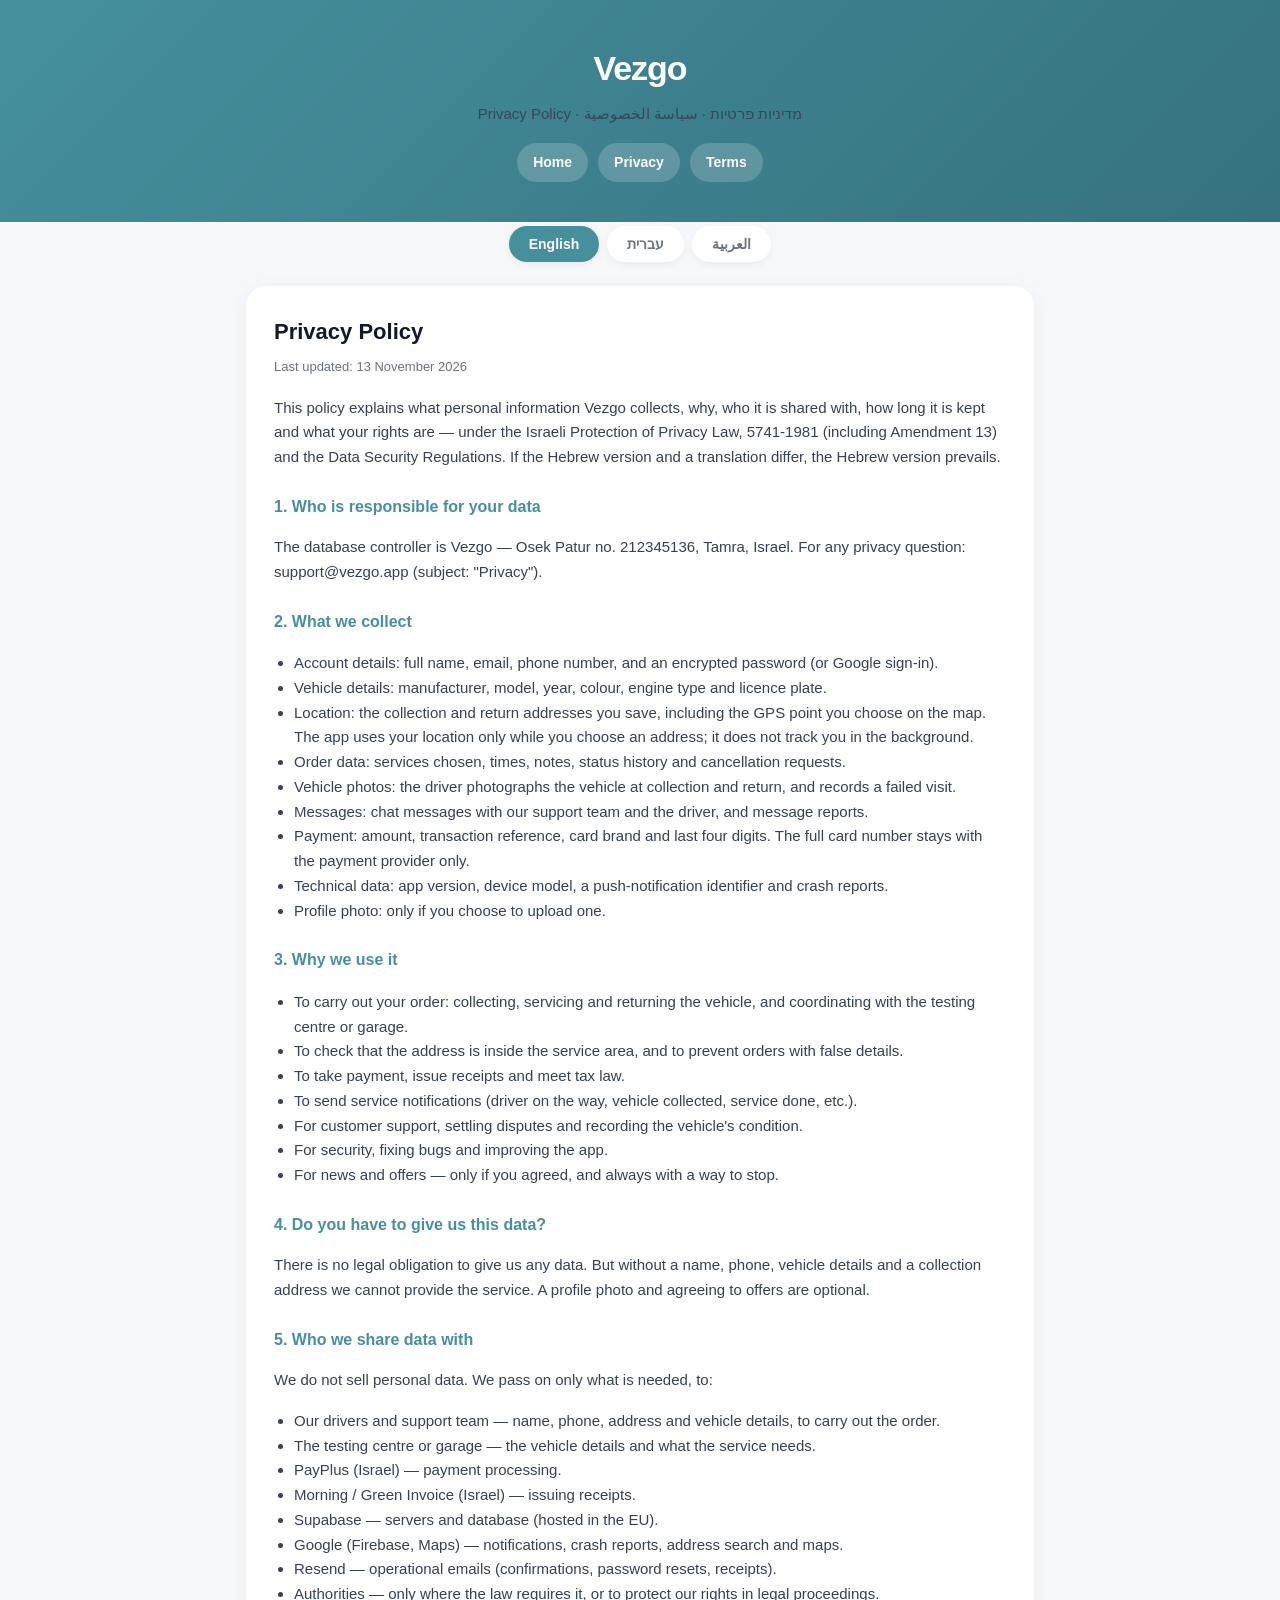
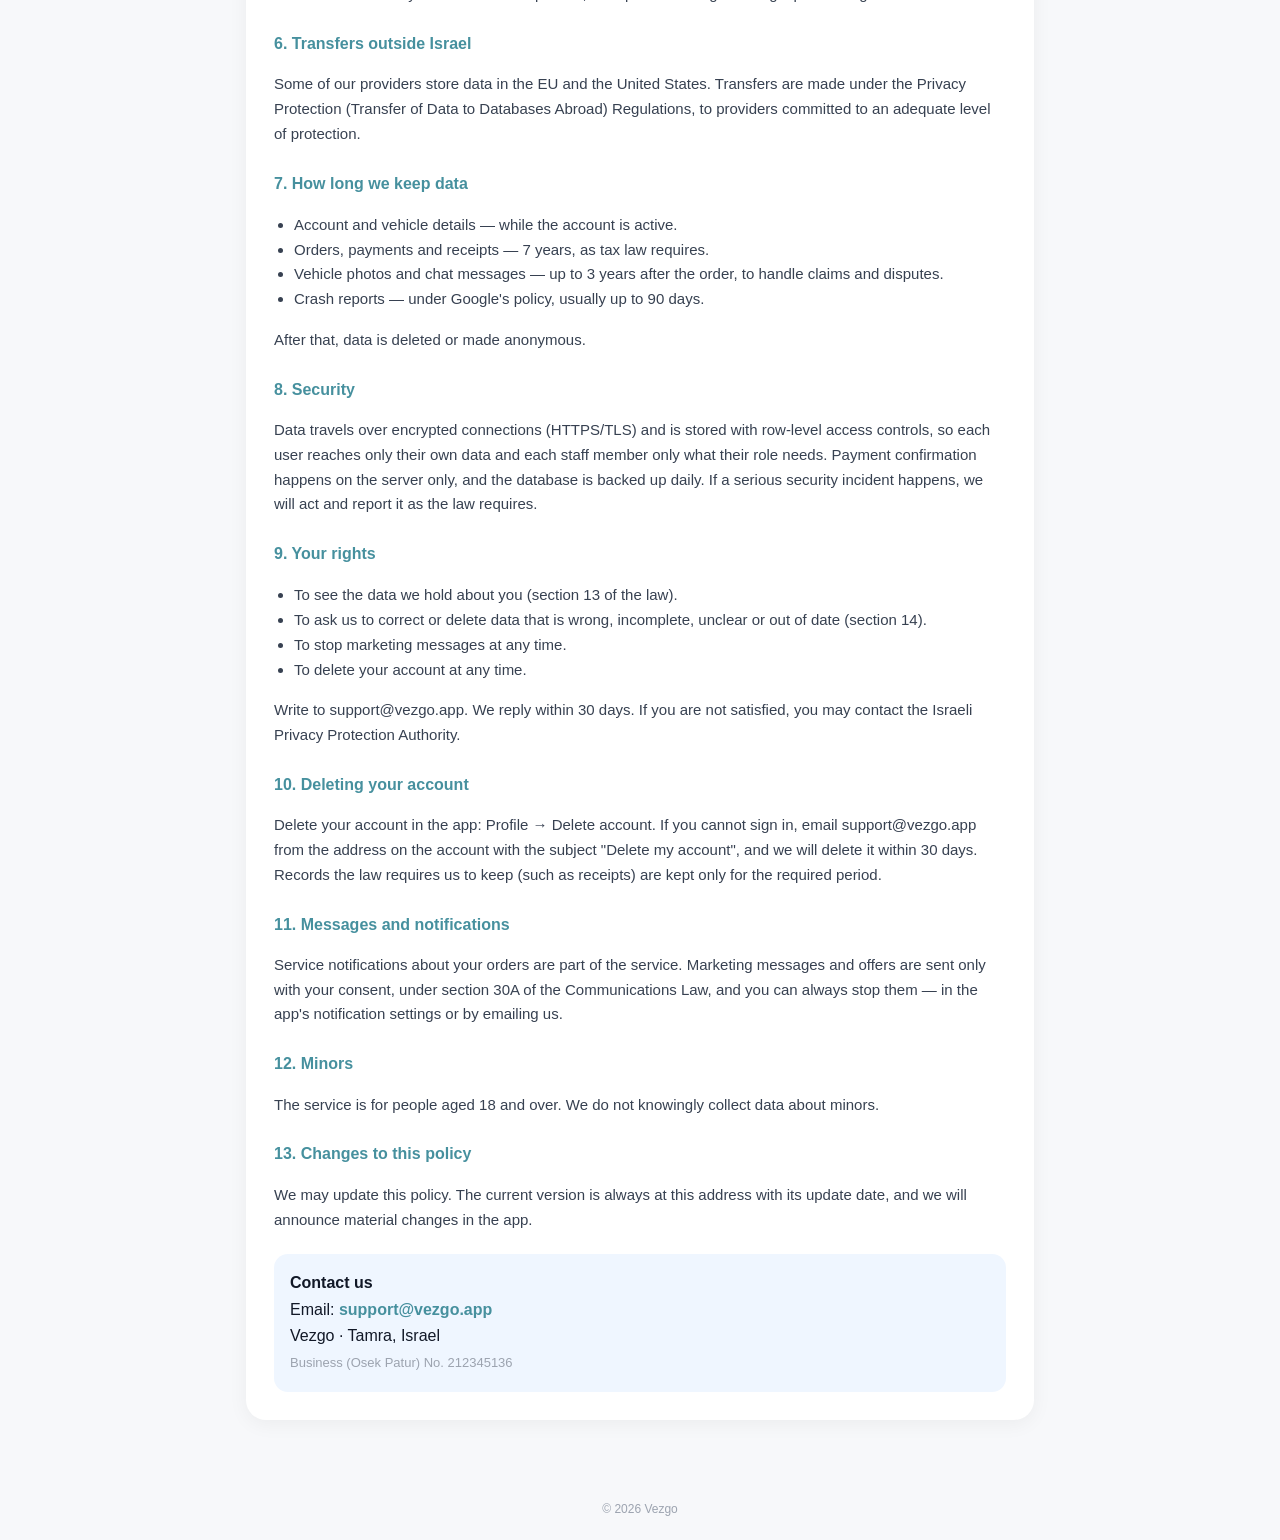
<file: index.html>
<!DOCTYPE html>
<html lang="en">
<head>
<meta charset="utf-8">
<meta name="viewport" content="width=device-width,initial-scale=1">
<title>Vezgo — Privacy Policy | מדיניות פרטיות | سياسة الخصوصية</title>
<link rel="stylesheet" href="style.css">
</head>
<body>

<header>
  <div class="logo">Vezgo</div>
  <p>Privacy Policy · מדיניות פרטיות · سياسة الخصوصية</p>
  <div class="nav">
    <a href="home.html">Home</a>
    <a href="index.html">Privacy</a>
    <a href="terms.html">Terms</a>
  </div>
</header>

<div class="wrap">
  <div class="tabs">
    <button class="active" onclick="show('en',this)">English</button>
    <button onclick="show('he',this)">עברית</button>
    <button onclick="show('ar',this)">العربية</button>
  </div>

  <section id="en" class="active" dir="ltr" lang="en">
    <div class="card">
      <h2>Privacy Policy</h2>
      <div class="updated">Last updated: 13 November 2026</div>
      <p>This policy explains what personal information Vezgo collects, why, who it is shared with, how long it is kept and what your rights are — under the Israeli Protection of Privacy Law, 5741-1981 (including Amendment 13) and the Data Security Regulations. If the Hebrew version and a translation differ, the Hebrew version prevails.</p>

      <h3>1. Who is responsible for your data</h3>
      <p>The database controller is Vezgo — Osek Patur no. 212345136, Tamra, Israel. For any privacy question: support@vezgo.app (subject: "Privacy").</p>

      <h3>2. What we collect</h3>
      <ul>
        <li>Account details: full name, email, phone number, and an encrypted password (or Google sign-in).</li>
        <li>Vehicle details: manufacturer, model, year, colour, engine type and licence plate.</li>
        <li>Location: the collection and return addresses you save, including the GPS point you choose on the map. The app uses your location only while you choose an address; it does not track you in the background.</li>
        <li>Order data: services chosen, times, notes, status history and cancellation requests.</li>
        <li>Vehicle photos: the driver photographs the vehicle at collection and return, and records a failed visit.</li>
        <li>Messages: chat messages with our support team and the driver, and message reports.</li>
        <li>Payment: amount, transaction reference, card brand and last four digits. The full card number stays with the payment provider only.</li>
        <li>Technical data: app version, device model, a push-notification identifier and crash reports.</li>
        <li>Profile photo: only if you choose to upload one.</li>
      </ul>

      <h3>3. Why we use it</h3>
      <ul>
        <li>To carry out your order: collecting, servicing and returning the vehicle, and coordinating with the testing centre or garage.</li>
        <li>To check that the address is inside the service area, and to prevent orders with false details.</li>
        <li>To take payment, issue receipts and meet tax law.</li>
        <li>To send service notifications (driver on the way, vehicle collected, service done, etc.).</li>
        <li>For customer support, settling disputes and recording the vehicle's condition.</li>
        <li>For security, fixing bugs and improving the app.</li>
        <li>For news and offers — only if you agreed, and always with a way to stop.</li>
      </ul>

      <h3>4. Do you have to give us this data?</h3>
      <p>There is no legal obligation to give us any data. But without a name, phone, vehicle details and a collection address we cannot provide the service. A profile photo and agreeing to offers are optional.</p>

      <h3>5. Who we share data with</h3>
      <p>We do not sell personal data. We pass on only what is needed, to:</p>
      <ul>
        <li>Our drivers and support team — name, phone, address and vehicle details, to carry out the order.</li>
        <li>The testing centre or garage — the vehicle details and what the service needs.</li>
        <li>PayPlus (Israel) — payment processing.</li>
        <li>Morning / Green Invoice (Israel) — issuing receipts.</li>
        <li>Supabase — servers and database (hosted in the EU).</li>
        <li>Google (Firebase, Maps) — notifications, crash reports, address search and maps.</li>
        <li>Resend — operational emails (confirmations, password resets, receipts).</li>
        <li>Authorities — only where the law requires it, or to protect our rights in legal proceedings.</li>
      </ul>

      <h3>6. Transfers outside Israel</h3>
      <p>Some of our providers store data in the EU and the United States. Transfers are made under the Privacy Protection (Transfer of Data to Databases Abroad) Regulations, to providers committed to an adequate level of protection.</p>

      <h3>7. How long we keep data</h3>
      <ul>
        <li>Account and vehicle details — while the account is active.</li>
        <li>Orders, payments and receipts — 7 years, as tax law requires.</li>
        <li>Vehicle photos and chat messages — up to 3 years after the order, to handle claims and disputes.</li>
        <li>Crash reports — under Google's policy, usually up to 90 days.</li>
      </ul>
      <p>After that, data is deleted or made anonymous.</p>

      <h3>8. Security</h3>
      <p>Data travels over encrypted connections (HTTPS/TLS) and is stored with row-level access controls, so each user reaches only their own data and each staff member only what their role needs. Payment confirmation happens on the server only, and the database is backed up daily. If a serious security incident happens, we will act and report it as the law requires.</p>

      <h3>9. Your rights</h3>
      <ul>
        <li>To see the data we hold about you (section 13 of the law).</li>
        <li>To ask us to correct or delete data that is wrong, incomplete, unclear or out of date (section 14).</li>
        <li>To stop marketing messages at any time.</li>
        <li>To delete your account at any time.</li>
      </ul>
      <p>Write to support@vezgo.app. We reply within 30 days. If you are not satisfied, you may contact the Israeli Privacy Protection Authority.</p>

      <h3>10. Deleting your account</h3>
      <p>Delete your account in the app: Profile → Delete account. If you cannot sign in, email support@vezgo.app from the address on the account with the subject "Delete my account", and we will delete it within 30 days. Records the law requires us to keep (such as receipts) are kept only for the required period.</p>

      <h3>11. Messages and notifications</h3>
      <p>Service notifications about your orders are part of the service. Marketing messages and offers are sent only with your consent, under section 30A of the Communications Law, and you can always stop them — in the app's notification settings or by emailing us.</p>

      <h3>12. Minors</h3>
      <p>The service is for people aged 18 and over. We do not knowingly collect data about minors.</p>

      <h3>13. Changes to this policy</h3>
      <p>We may update this policy. The current version is always at this address with its update date, and we will announce material changes in the app.</p>

      <div class="contact">
        <strong>Contact us</strong><br>
        Email: <a href="mailto:support@vezgo.app">support@vezgo.app</a><br>
        Vezgo · Tamra, Israel<br>
        <span style="color:#9ca3af;font-size:13px">Business (Osek Patur) No. 212345136</span>
      </div>
    </div>
  </section>
  <section id="he" dir="rtl" lang="he">
    <div class="card">
      <h2>מדיניות פרטיות</h2>
      <div class="updated">עודכן לאחרונה: 13 בנובמבר 2026</div>
      <p>מדיניות זו מסבירה איזה מידע אישי Vezgo אוספת, למה, עם מי הוא משותף, כמה זמן הוא נשמר ומה הזכויות שלך — בהתאם לחוק הגנת הפרטיות, התשמ"א-1981 (כולל תיקון 13) ולתקנות אבטחת המידע. המדיניות מנוסחת בלשון זכר מטעמי נוחות ומתייחסת לכל המגדרים. במקרה של סתירה, הנוסח העברי קובע.</p>

      <h3>1. מי אחראי על המידע</h3>
      <p>בעל השליטה במאגר המידע הוא Vezgo — עוסק פטור מס׳ 212345136, טמרה, ישראל. בכל שאלה בנושא פרטיות: support@vezgo.app (בנושא: "פרטיות").</p>

      <h3>2. איזה מידע אנחנו אוספים</h3>
      <ul>
        <li>פרטי חשבון: שם מלא, אימייל, מספר טלפון, וסיסמה מוצפנת (או התחברות דרך Google).</li>
        <li>פרטי רכב: יצרן, דגם, שנה, צבע, סוג מנוע ומספר רישוי.</li>
        <li>מיקום: כתובות האיסוף וההחזרה שאתה שומר, כולל נקודת GPS שבחרת במפה. האפליקציה ניגשת למיקום שלך רק כשאתה בוחר כתובת, ולא עוקבת אחריך ברקע.</li>
        <li>נתוני הזמנה: השירותים שבחרת, מועדים, הערות, היסטוריית סטטוסים ובקשות ביטול.</li>
        <li>תמונות רכב: הנהג מצלם את מצב הרכב באיסוף ובהחזרה, וכן מתעד ביקור שלא צלח.</li>
        <li>הודעות: הודעות הצ'אט עם מוקד השירות ועם הנהג, ודיווחים על הודעות.</li>
        <li>תשלום: סכום, מזהה עסקה, סוג כרטיס וארבע ספרות אחרונות. מספר הכרטיס המלא נשאר אצל ספק הסליקה בלבד.</li>
        <li>נתונים טכניים: גרסת אפליקציה, דגם מכשיר, מזהה להתראות (Push) ודוחות קריסה.</li>
        <li>תמונת פרופיל: רק אם בחרת להעלות.</li>
      </ul>

      <h3>3. למה אנחנו משתמשים במידע</h3>
      <ul>
        <li>לביצוע ההזמנה: איסוף, טיפול והחזרה של הרכב, ותיאום עם מכון הרישוי או המוסך.</li>
        <li>לבדיקה שהכתובת נמצאת באזור השירות, ולמניעת הזמנות עם פרטים כוזבים.</li>
        <li>לתשלום, להפקת קבלה ולעמידה בדיני המס.</li>
        <li>לשליחת התראות שירות (הנהג בדרך, הרכב נאסף, הטיפול הסתיים וכו').</li>
        <li>לשירות לקוחות, ליישוב מחלוקות ולתיעוד מצב הרכב.</li>
        <li>לאבטחה, לתיקון תקלות ולשיפור האפליקציה.</li>
        <li>לעדכונים ומבצעים — רק אם הסכמת לכך, ותמיד עם אפשרות להפסיק.</li>
      </ul>

      <h3>4. האם חובה למסור את המידע</h3>
      <p>אין חובה חוקית למסור לנו מידע. עם זאת, בלי שם, טלפון, פרטי רכב וכתובת איסוף איננו יכולים לבצע את השירות. תמונת פרופיל והסכמה לקבלת מבצעים הן רשות בלבד.</p>

      <h3>5. עם מי אנחנו משתפים מידע</h3>
      <p>איננו מוכרים מידע אישי. אנו מעבירים רק את מה שנדרש, לגורמים אלה:</p>
      <ul>
        <li>הנהגים ומוקד השירות שלנו — שם, טלפון, כתובת ופרטי רכב, לצורך ביצוע ההזמנה.</li>
        <li>מכון הרישוי או המוסך — פרטי הרכב ומה שנדרש לטיפול.</li>
        <li>PayPlus (ישראל) — עיבוד התשלום.</li>
        <li>Morning / חשבונית ירוקה (ישראל) — הפקת קבלות.</li>
        <li>Supabase — שרתים ובסיס נתונים (מאוחסן באיחוד האירופי).</li>
        <li>Google (Firebase, Maps) — התראות, דוחות קריסה, חיפוש כתובות ומפות.</li>
        <li>Resend — שליחת מיילים תפעוליים (אישורים, איפוס סיסמה, קבלות).</li>
        <li>רשויות — רק כשהחוק מחייב, או לצורך הגנה על זכויותינו בהליך משפטי.</li>
      </ul>

      <h3>6. העברת מידע אל מחוץ לישראל</h3>
      <p>חלק מהספקים שלנו מאחסנים מידע באיחוד האירופי ובארצות הברית. ההעברה נעשית בהתאם לתקנות הגנת הפרטיות (העברת מידע אל מאגרי מידע שמחוץ לגבולות המדינה), ולספקים שמחויבים לרמת הגנה נאותה.</p>

      <h3>7. כמה זמן אנחנו שומרים מידע</h3>
      <ul>
        <li>פרטי חשבון ורכב — כל עוד החשבון פעיל.</li>
        <li>הזמנות, תשלומים וקבלות — 7 שנים, כנדרש בדיני המס.</li>
        <li>תמונות רכב והודעות צ'אט — עד 3 שנים מההזמנה, לצורך טיפול בתביעות ומחלוקות.</li>
        <li>דוחות קריסה — לפי מדיניות Google, בדרך כלל עד 90 יום.</li>
      </ul>
      <p>לאחר מכן המידע נמחק או הופך לאנונימי.</p>

      <h3>8. אבטחת מידע</h3>
      <p>המידע מועבר בחיבור מוצפן (HTTPS/TLS) ונשמר בהרשאות גישה ברמת השורה, כך שכל משתמש ניגש רק למידע שלו, וכל עובד רק למה שנדרש לתפקידו. אישור תשלום מתבצע בצד השרת בלבד, ומתבצע גיבוי יומי. במקרה של אירוע אבטחה חמור נפעל ונדווח כנדרש בחוק.</p>

      <h3>9. הזכויות שלך</h3>
      <ul>
        <li>לעיין במידע שלך (סעיף 13 לחוק).</li>
        <li>לבקש תיקון או מחיקה של מידע שאינו נכון, שלם, ברור או מעודכן (סעיף 14 לחוק).</li>
        <li>לבקש שלא נשלח לך דיוור שיווקי, בכל עת.</li>
        <li>למחוק את החשבון בכל עת.</li>
      </ul>
      <p>לפנייה: support@vezgo.app. נענה תוך 30 יום. אם אינך מרוצה מהתשובה, ניתן לפנות לרשות להגנת הפרטיות.</p>

      <h3>10. מחיקת החשבון</h3>
      <p>ניתן למחוק את החשבון מתוך האפליקציה: פרופיל ← מחיקת חשבון. אם אינך מצליח להתחבר, שלח מייל ל-support@vezgo.app מהכתובת הרשומה בחשבון, עם הנושא "מחיקת חשבון", ונמחק אותו תוך 30 יום. רשומות שהחוק מחייב לשמור (למשל קבלות) יישמרו לתקופה הנדרשת בלבד.</p>

      <h3>11. דיוור והתראות</h3>
      <p>התראות שירות על ההזמנות שלך נשלחות כחלק מהשירות. הודעות שיווקיות ומבצעים יישלחו רק בהסכמתך, בהתאם לסעיף 30א לחוק התקשורת, ותמיד תוכל להפסיק אותן — בהגדרות ההתראות באפליקציה או במייל אלינו.</p>

      <h3>12. קטינים</h3>
      <p>השירות מיועד לבני 18 ומעלה. איננו אוספים ביודעין מידע על קטינים.</p>

      <h3>13. שינויים במדיניות</h3>
      <p>אנו עשויים לעדכן מדיניות זו. הגרסה העדכנית מופיעה תמיד בכתובת זו עם תאריך העדכון, ועל שינוי מהותי נודיע באפליקציה.</p>

      <div class="contact">
        <strong>יצירת קשר</strong><br>
        אימייל: <a href="mailto:support@vezgo.app">support@vezgo.app</a><br>
        Vezgo · טמרה, ישראל<br>
        <span style="color:#9ca3af;font-size:13px">עוסק פטור 212345136</span>
      </div>
    </div>
  </section>
  <section id="ar" dir="rtl" lang="ar">
    <div class="card">
      <h2>سياسة الخصوصية</h2>
      <div class="updated">آخر تحديث: 13 تشرين الثاني/نوفمبر 2026</div>
      <p>توضح هذه السياسة ما هي المعلومات الشخصية التي يجمعها Vezgo، ولماذا، ومع من تُشارك، وكم تُحفظ، وما هي حقوقك — وفق قانون حماية الخصوصية الإسرائيلي لسنة 1981 (بما في ذلك التعديل 13) وأنظمة أمن المعلومات. في حال وجود اختلاف بين النص العبري والترجمة، يسري النص العبري.</p>

      <h3>1. من المسؤول عن معلوماتك</h3>
      <p>صاحب السيطرة على قاعدة البيانات هو Vezgo — عوسيك باطور رقم 212345136، طمرة، إسرائيل. لأي سؤال حول الخصوصية: support@vezgo.app (الموضوع: "خصوصية").</p>

      <h3>2. ما المعلومات التي نجمعها</h3>
      <ul>
        <li>بيانات الحساب: الاسم الكامل، البريد الإلكتروني، رقم الهاتف، وكلمة مرور مشفّرة (أو الدخول عبر Google).</li>
        <li>بيانات المركبة: الشركة المصنّعة، الطراز، السنة، اللون، نوع المحرّك ورقم اللوحة.</li>
        <li>الموقع: عناوين الاستلام والإعادة التي تحفظها، بما في ذلك نقطة GPS التي تختارها على الخريطة. يستخدم التطبيق موقعك فقط أثناء اختيار العنوان، ولا يتتبّعك في الخلفية.</li>
        <li>بيانات الطلب: الخدمات المختارة، المواعيد، الملاحظات، سجل الحالات وطلبات الإلغاء.</li>
        <li>صور المركبة: يصوّر السائق المركبة عند الاستلام والإعادة، ويوثّق الزيارة التي لم تنجح.</li>
        <li>الرسائل: رسائل الدردشة مع فريق الدعم ومع السائق، والبلاغات عن الرسائل.</li>
        <li>الدفع: المبلغ، رقم المعاملة، نوع البطاقة وآخر أربعة أرقام. رقم البطاقة الكامل يبقى لدى مزوّد الدفع فقط.</li>
        <li>بيانات تقنية: إصدار التطبيق، طراز الجهاز، معرّف الإشعارات وتقارير الأعطال.</li>
        <li>صورة الملف الشخصي: فقط إذا اخترت رفعها.</li>
      </ul>

      <h3>3. لماذا نستخدم المعلومات</h3>
      <ul>
        <li>لتنفيذ طلبك: استلام المركبة وخدمتها وإعادتها، والتنسيق مع مركز الفحص أو الكراج.</li>
        <li>للتحقّق من أن العنوان داخل منطقة الخدمة، ولمنع الطلبات ببيانات كاذبة.</li>
        <li>للدفع وإصدار الإيصالات والالتزام بقوانين الضرائب.</li>
        <li>لإرسال إشعارات الخدمة (السائق في الطريق، تم استلام المركبة، انتهت الخدمة وغيرها).</li>
        <li>لخدمة العملاء وحلّ الخلافات وتوثيق حالة المركبة.</li>
        <li>للأمان وإصلاح الأعطال وتحسين التطبيق.</li>
        <li>للأخبار والعروض — فقط إذا وافقت، ومع إمكانية الإيقاف دائماً.</li>
      </ul>

      <h3>4. هل يجب عليك تقديم المعلومات</h3>
      <p>لا يوجد التزام قانوني بتقديم أي معلومات. لكن بدون الاسم والهاتف وبيانات المركبة وعنوان الاستلام لا يمكننا تقديم الخدمة. صورة الملف الشخصي والموافقة على العروض اختيارية.</p>

      <h3>5. مع من نشارك المعلومات</h3>
      <p>لا نبيع المعلومات الشخصية. ننقل فقط ما يلزم إلى:</p>
      <ul>
        <li>سائقينا وفريق الدعم — الاسم والهاتف والعنوان وبيانات المركبة، لتنفيذ الطلب.</li>
        <li>مركز الفحص أو الكراج — بيانات المركبة وما تحتاجه الخدمة.</li>
        <li>PayPlus (إسرائيل) — معالجة الدفع.</li>
        <li>Morning / الفاتورة الخضراء (إسرائيل) — إصدار الإيصالات.</li>
        <li>Supabase — الخوادم وقاعدة البيانات (مستضافة في الاتحاد الأوروبي).</li>
        <li>Google (Firebase وMaps) — الإشعارات وتقارير الأعطال والبحث عن العناوين والخرائط.</li>
        <li>Resend — إرسال الرسائل التشغيلية (التأكيدات، إعادة تعيين كلمة المرور، الإيصالات).</li>
        <li>السلطات — فقط عندما يفرض القانون ذلك، أو لحماية حقوقنا في إجراء قانوني.</li>
      </ul>

      <h3>6. نقل المعلومات إلى خارج إسرائيل</h3>
      <p>يخزّن بعض مزوّدينا المعلومات في الاتحاد الأوروبي والولايات المتحدة. يتم النقل وفق أنظمة حماية الخصوصية (نقل معلومات إلى قواعد بيانات خارج حدود الدولة)، وإلى مزوّدين ملتزمين بمستوى حماية مناسب.</p>

      <h3>7. مدة حفظ المعلومات</h3>
      <ul>
        <li>بيانات الحساب والمركبة — طالما الحساب فعّال.</li>
        <li>الطلبات والمدفوعات والإيصالات — 7 سنوات، كما تفرض قوانين الضرائب.</li>
        <li>صور المركبة ورسائل الدردشة — حتى 3 سنوات من الطلب، لمعالجة المطالبات والخلافات.</li>
        <li>تقارير الأعطال — وفق سياسة Google، عادةً حتى 90 يوماً.</li>
      </ul>
      <p>بعد ذلك تُحذف المعلومات أو تصبح مجهولة الهوية.</p>

      <h3>8. أمن المعلومات</h3>
      <p>تنتقل المعلومات عبر اتصالات مشفّرة (HTTPS/TLS) وتُحفظ بصلاحيات وصول على مستوى السجلّ، بحيث يصل كل مستخدم إلى معلوماته فقط، وكل موظف إلى ما يحتاجه لعمله فقط. يتم تأكيد الدفع على الخادم فقط، ويُنسخ احتياطياً يومياً. في حال وقوع حادث أمني خطير، سنتصرّف ونبلّغ كما يفرض القانون.</p>

      <h3>9. حقوقك</h3>
      <ul>
        <li>الاطلاع على المعلومات التي نحتفظ بها عنك (البند 13 من القانون).</li>
        <li>طلب تصحيح أو حذف معلومات غير صحيحة أو غير كاملة أو غير واضحة أو غير محدّثة (البند 14).</li>
        <li>إيقاف الرسائل التسويقية في أي وقت.</li>
        <li>حذف حسابك في أي وقت.</li>
      </ul>
      <p>راسلنا على support@vezgo.app. نردّ خلال 30 يوماً. وإذا لم تكن راضياً، يمكنك التوجّه إلى سلطة حماية الخصوصية.</p>

      <h3>10. حذف الحساب</h3>
      <p>احذف حسابك من التطبيق: الملف الشخصي ← حذف الحساب. إذا لم تتمكّن من الدخول، أرسل بريداً إلى support@vezgo.app من العنوان المسجّل في الحساب بعنوان "حذف الحساب"، وسنحذفه خلال 30 يوماً. السجلات التي يفرض القانون حفظها (مثل الإيصالات) تُحفظ للمدة المطلوبة فقط.</p>

      <h3>11. الرسائل والإشعارات</h3>
      <p>إشعارات الخدمة الخاصة بطلباتك جزء من الخدمة. الرسائل التسويقية والعروض تُرسل فقط بموافقتك، وفق البند 30أ من قانون الاتصالات، ويمكنك إيقافها دائماً — من إعدادات الإشعارات في التطبيق أو بمراسلتنا.</p>

      <h3>12. القاصرون</h3>
      <p>الخدمة مخصّصة لمن هم في سن 18 فما فوق. لا نجمع عن علم معلومات عن القاصرين.</p>

      <h3>13. التغييرات على السياسة</h3>
      <p>قد نحدّث هذه السياسة. النسخة الحالية موجودة دائماً على هذا العنوان مع تاريخ التحديث، وسنعلن عن التغييرات الجوهرية في التطبيق.</p>

      <div class="contact">
        <strong>تواصل معنا</strong><br>
        البريد الإلكتروني: <a href="mailto:support@vezgo.app">support@vezgo.app</a><br>
        Vezgo · طمرة، إسرائيل<br>
        <span style="color:#9ca3af;font-size:13px">رقم العمل (عوسيك باطور) 212345136</span>
      </div>
    </div>
  </section>
</div>

<footer>© 2026 Vezgo</footer>

<script>
function show(id, btn){
  document.querySelectorAll('section').forEach(s=>s.classList.remove('active'));
  document.getElementById(id).classList.add('active');
  document.querySelectorAll('.tabs button').forEach(b=>b.classList.remove('active'));
  btn.classList.add('active');
}
// Open the tab named in the address (#he / #ar), e.g. from the app.
(function(){
  var id=(location.hash||'').slice(1);
  var i={en:0,he:1,ar:2}[id];
  if(i!==undefined){ show(id, document.querySelectorAll('.tabs button')[i]); setTimeout(function(){window.scrollTo(0,0);},0); }
})();
</script>
</body>
</html>
</file>
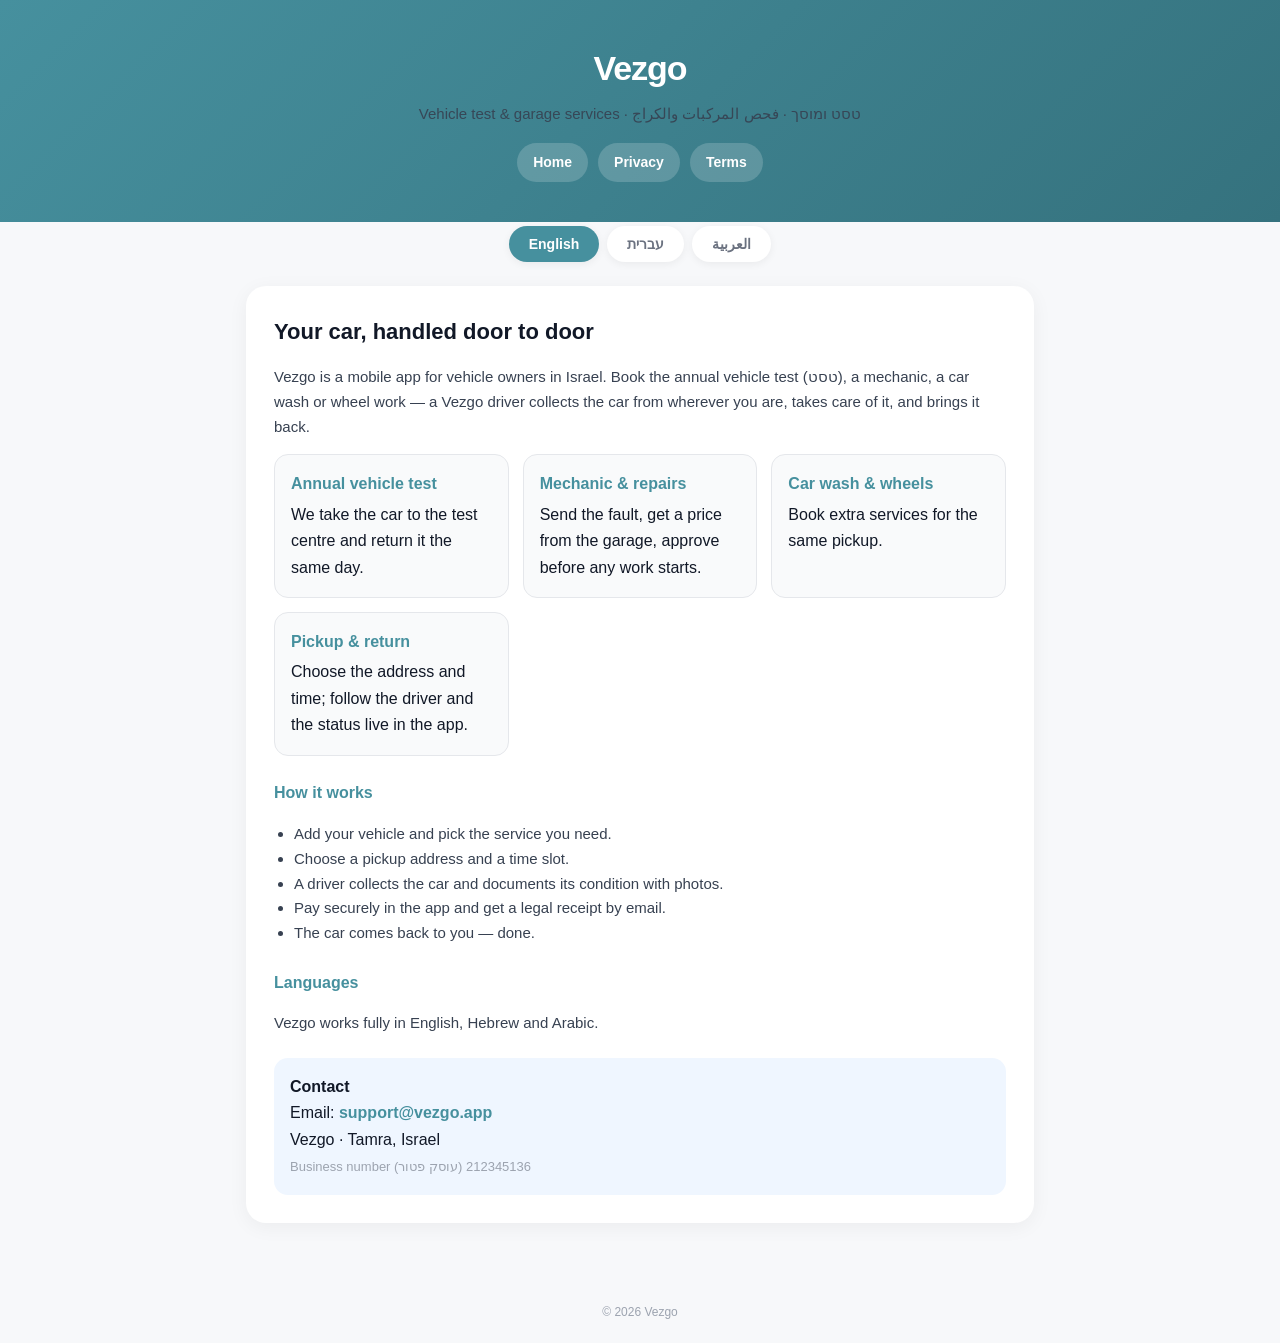
<file: home.html>
<!DOCTYPE html>
<html lang="en">
<head>
<meta charset="utf-8">
<meta name="viewport" content="width=device-width,initial-scale=1">
<title>Vezgo — Vehicle Test &amp; Garage Services in Israel</title>
<meta name="description" content="Vezgo books your annual vehicle test (טסט) and garage work in Israel, collects the car from your door and brings it back.">
<link rel="stylesheet" href="style.css">
</head>
<body>

<header>
  <div class="logo">Vezgo</div>
  <p>Vehicle test &amp; garage services · טסט ומוסך · فحص المركبات والكراج</p>
  <div class="nav">
    <a href="home.html">Home</a>
    <a href="index.html">Privacy</a>
    <a href="terms.html">Terms</a>
  </div>
</header>

<div class="wrap">
  <div class="tabs">
    <button class="active" onclick="show('en',this)">English</button>
    <button onclick="show('he',this)">עברית</button>
    <button onclick="show('ar',this)">العربية</button>
  </div>

  <!-- ─────────── ENGLISH ─────────── -->
  <section id="en" class="active" dir="ltr">
    <div class="card">
      <h2>Your car, handled door to door</h2>
      <p>Vezgo is a mobile app for vehicle owners in Israel. Book the annual vehicle
         test (טסט), a mechanic, a car wash or wheel work — a Vezgo driver collects the
         car from wherever you are, takes care of it, and brings it back.</p>

      <div class="feat">
        <div><strong>Annual vehicle test</strong>We take the car to the test centre and
             return it the same day.</div>
        <div><strong>Mechanic &amp; repairs</strong>Send the fault, get a price from the
             garage, approve before any work starts.</div>
        <div><strong>Car wash &amp; wheels</strong>Book extra services for the same
             pickup.</div>
        <div><strong>Pickup &amp; return</strong>Choose the address and time; follow the
             driver and the status live in the app.</div>
      </div>

      <h3>How it works</h3>
      <ul>
        <li>Add your vehicle and pick the service you need.</li>
        <li>Choose a pickup address and a time slot.</li>
        <li>A driver collects the car and documents its condition with photos.</li>
        <li>Pay securely in the app and get a legal receipt by email.</li>
        <li>The car comes back to you — done.</li>
      </ul>

      <h3>Languages</h3>
      <p>Vezgo works fully in English, Hebrew and Arabic.</p>

      <div class="contact">
        <strong>Contact</strong><br>
        Email: <a href="mailto:support@vezgo.app">support@vezgo.app</a><br>
        Vezgo &middot; Tamra, Israel<br>
        <span style="color:#9ca3af;font-size:13px">Business number (עוסק פטור) 212345136</span>
      </div>
    </div>
  </section>

  <!-- ─────────── עברית ─────────── -->
  <section id="he" dir="rtl">
    <div class="card">
      <h2>הרכב שלך, מטופל מהדלת עד הדלת</h2>
      <p>Vezgo היא אפליקציה לבעלי רכב בישראל. מזמינים טסט שנתי, מכונאי, שטיפת רכב או
         טיפול בגלגלים — נהג של Vezgo אוסף את הרכב מהמקום שבו אתם נמצאים, מטפל בו
         ומחזיר אותו אליכם.</p>

      <div class="feat">
        <div><strong>טסט שנתי</strong>לוקחים את הרכב למכון הרישוי ומחזירים אותו באותו יום.</div>
        <div><strong>מכונאי ותיקונים</strong>שולחים את התקלה, מקבלים מחיר מהמוסך
             ומאשרים לפני כל עבודה.</div>
        <div><strong>שטיפה וגלגלים</strong>אפשר להוסיף שירותים נוספים לאותו איסוף.</div>
        <div><strong>איסוף והחזרה</strong>בוחרים כתובת ושעה, ועוקבים אחרי הנהג
             והסטטוס בזמן אמת.</div>
      </div>

      <h3>איך זה עובד</h3>
      <ul>
        <li>מוסיפים את הרכב ובוחרים את השירות.</li>
        <li>בוחרים כתובת איסוף וחלון זמן.</li>
        <li>הנהג אוסף את הרכב ומתעד את מצבו בתמונות.</li>
        <li>משלמים באפליקציה ומקבלים קבלה חוקית למייל.</li>
        <li>הרכב חוזר אליכם — זהו.</li>
      </ul>

      <h3>שפות</h3>
      <p>Vezgo פועלת במלואה באנגלית, עברית וערבית.</p>

      <div class="contact">
        <strong>יצירת קשר</strong><br>
        אימייל: <a href="mailto:support@vezgo.app">support@vezgo.app</a><br>
        Vezgo &middot; טמרה, ישראל<br>
        <span style="color:#9ca3af;font-size:13px">עוסק פטור 212345136</span>
      </div>
    </div>
  </section>

  <!-- ─────────── العربية ─────────── -->
  <section id="ar" dir="rtl">
    <div class="card">
      <h2>سيارتك، من بابك وإليه</h2>
      <p>Vezgo تطبيق لأصحاب المركبات في إسرائيل. احجز الفحص السنوي (טסט)، ميكانيكياً،
         غسيل سيارة أو خدمة إطارات — يأتي سائق Vezgo ليستلم السيارة من مكانك، يهتم بها
         ثم يعيدها إليك.</p>

      <div class="feat">
        <div><strong>الفحص السنوي</strong>نأخذ السيارة إلى مركز الفحص ونعيدها في اليوم نفسه.</div>
        <div><strong>ميكانيكي وإصلاحات</strong>أرسل العطل، احصل على سعر من الكراج،
             ووافق قبل بدء أي عمل.</div>
        <div><strong>غسيل وإطارات</strong>أضف خدمات إضافية لنفس الاستلام.</div>
        <div><strong>استلام وإرجاع</strong>اختر العنوان والوقت، وتابع السائق والحالة
             مباشرة في التطبيق.</div>
      </div>

      <h3>كيف يعمل</h3>
      <ul>
        <li>أضف مركبتك واختر الخدمة التي تحتاجها.</li>
        <li>اختر عنوان الاستلام وموعداً مناسباً.</li>
        <li>يستلم السائق السيارة ويوثّق حالتها بالصور.</li>
        <li>ادفع بأمان داخل التطبيق واستلم إيصالاً قانونياً بالبريد.</li>
        <li>تعود السيارة إليك — انتهى الأمر.</li>
      </ul>

      <h3>اللغات</h3>
      <p>يعمل Vezgo بالكامل بالإنجليزية والعبرية والعربية.</p>

      <div class="contact">
        <strong>تواصل معنا</strong><br>
        البريد الإلكتروني: <a href="mailto:support@vezgo.app">support@vezgo.app</a><br>
        Vezgo &middot; طمرة، إسرائيل<br>
        <span style="color:#9ca3af;font-size:13px">رقم العمل (عوسيك باطور) 212345136</span>
      </div>
    </div>
  </section>
</div>

<footer>© 2026 Vezgo</footer>

<script>
function show(id, btn){
  document.querySelectorAll('section').forEach(s=>s.classList.remove('active'));
  document.getElementById(id).classList.add('active');
  document.querySelectorAll('.tabs button').forEach(b=>b.classList.remove('active'));
  btn.classList.add('active');
}
</script>
</body>
</html>
</file>
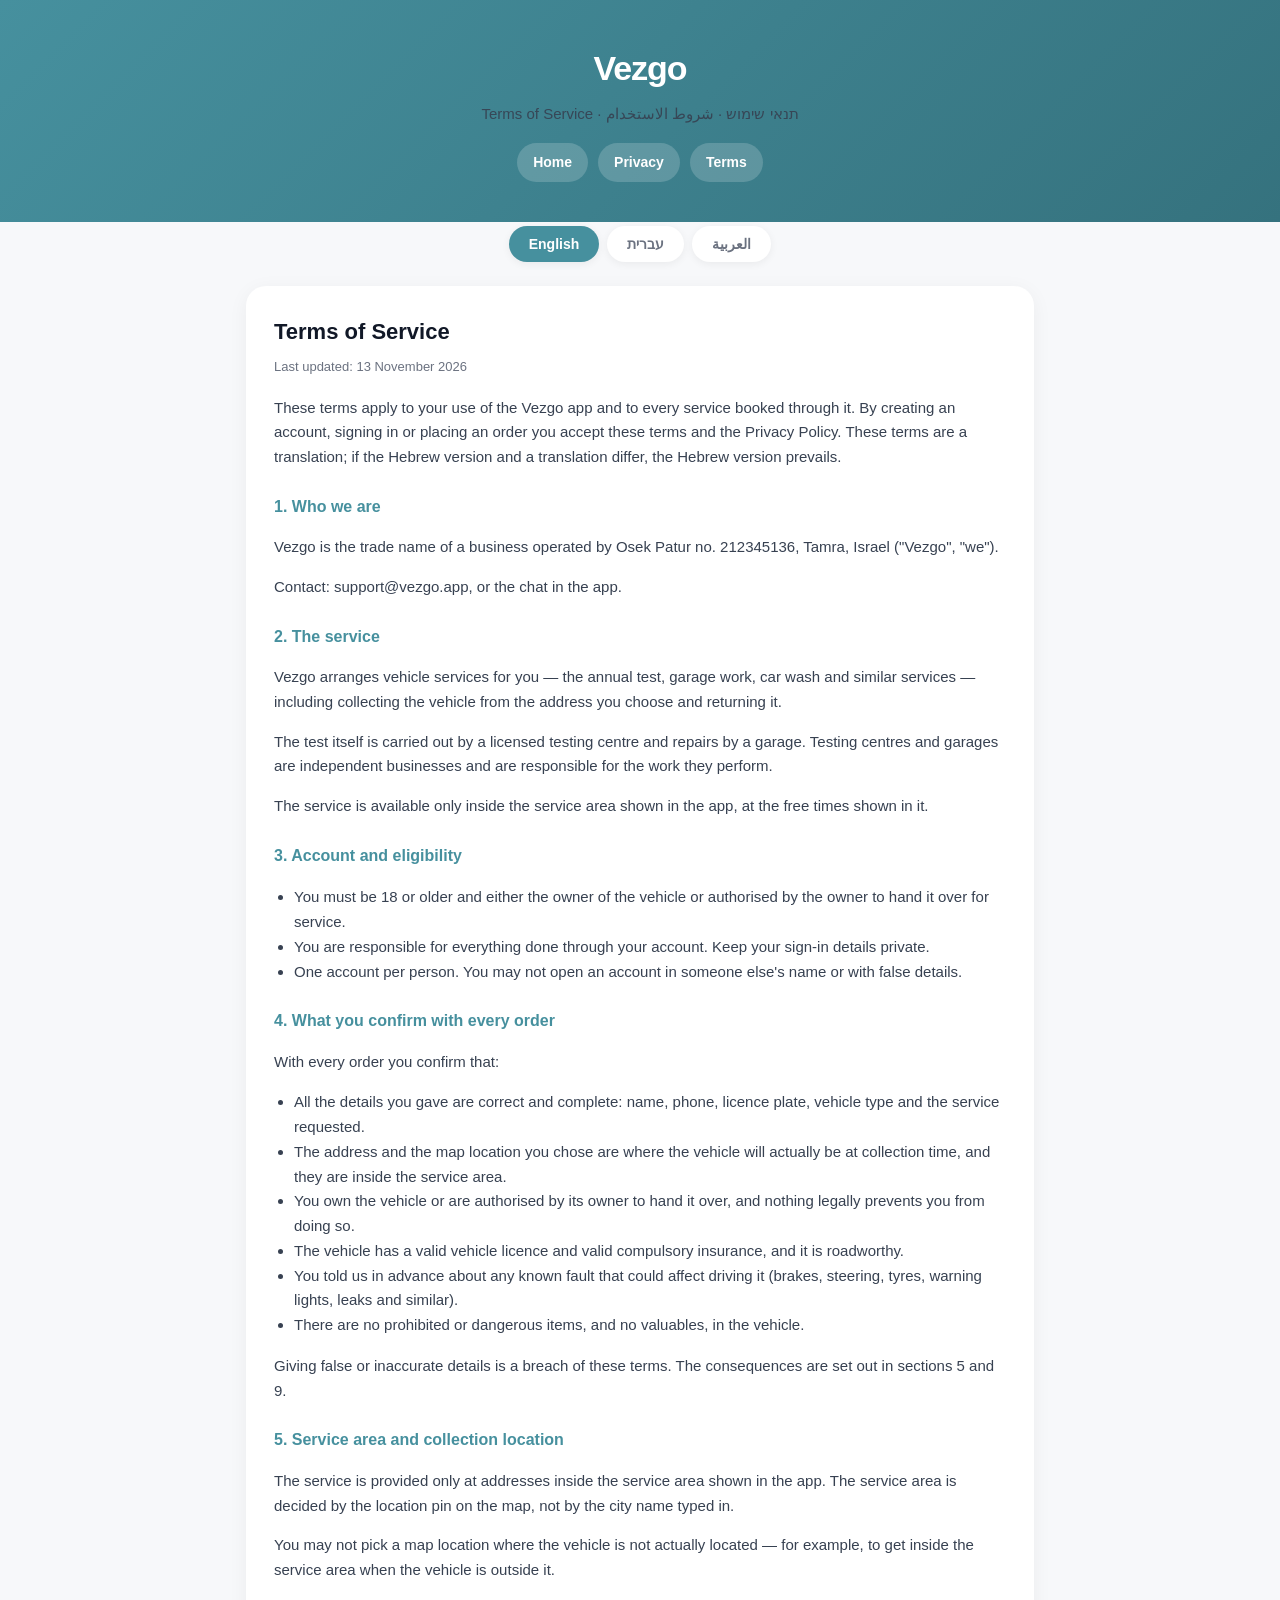
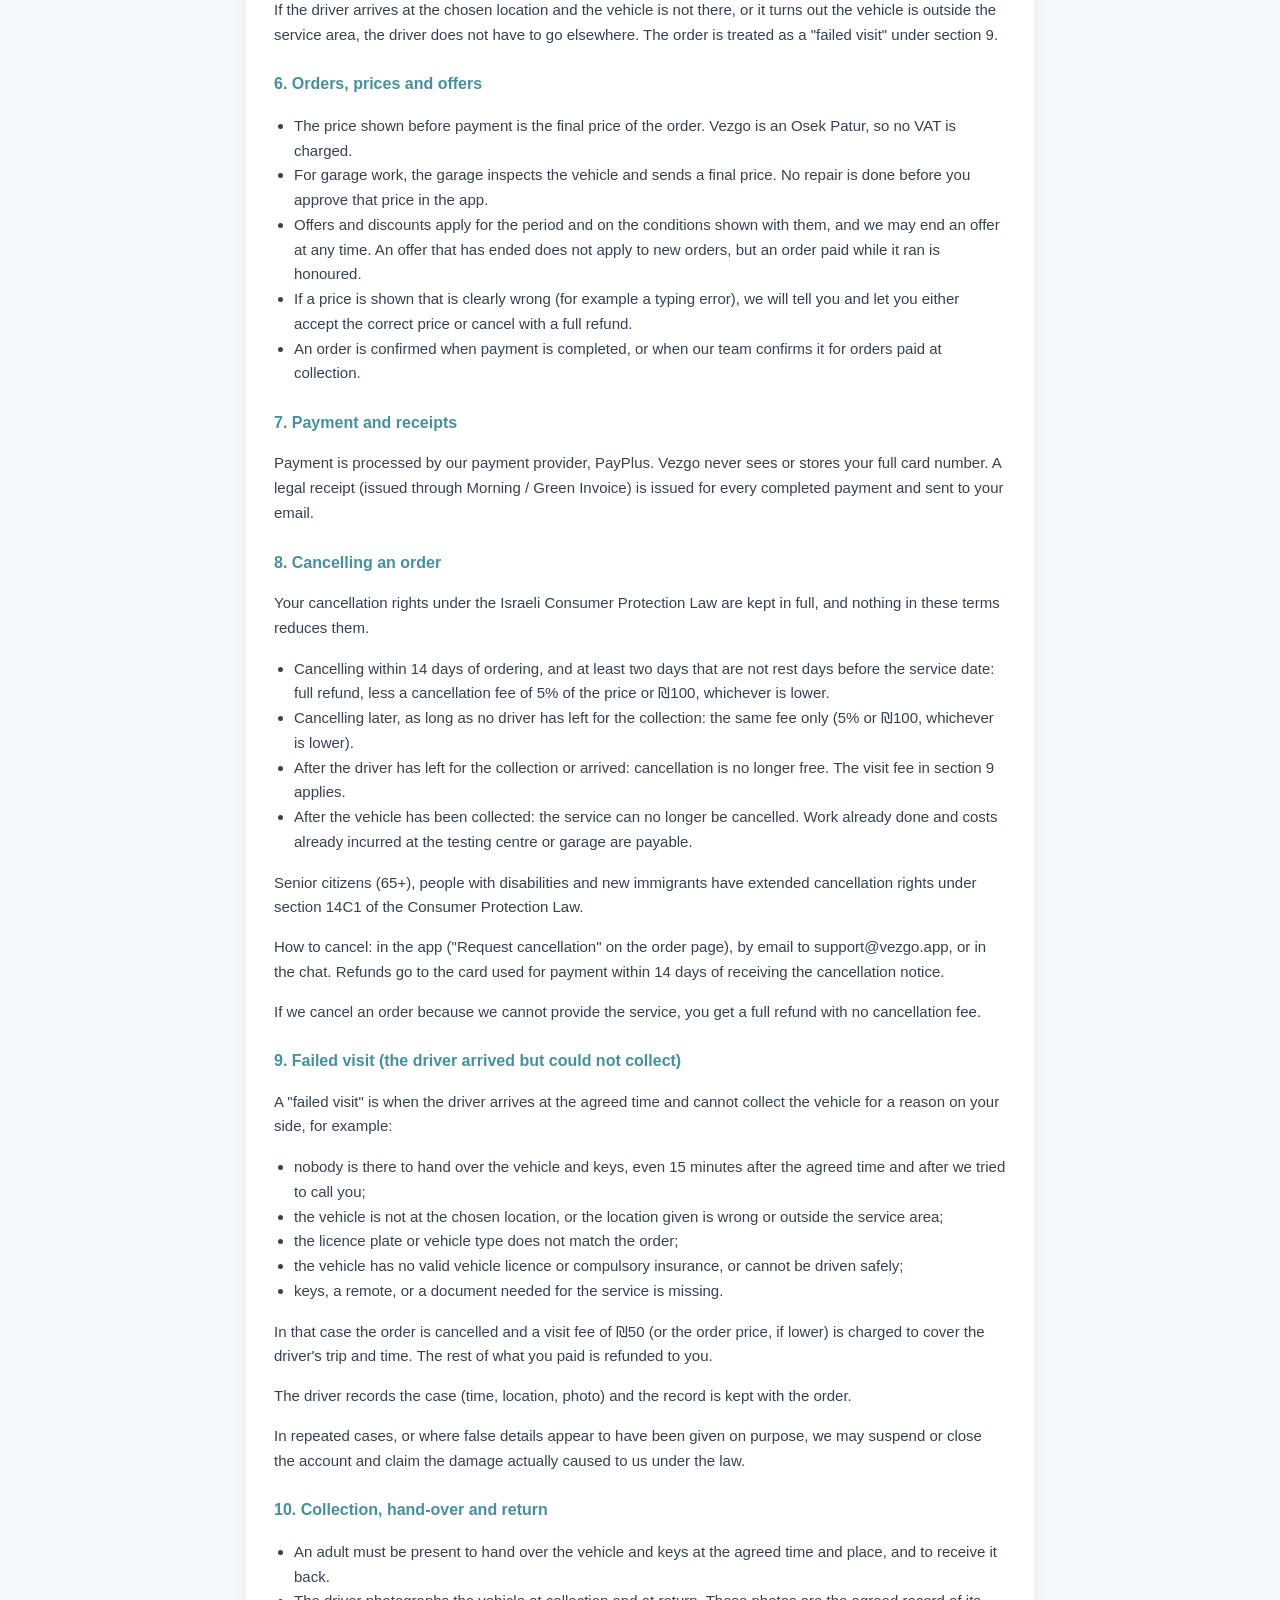
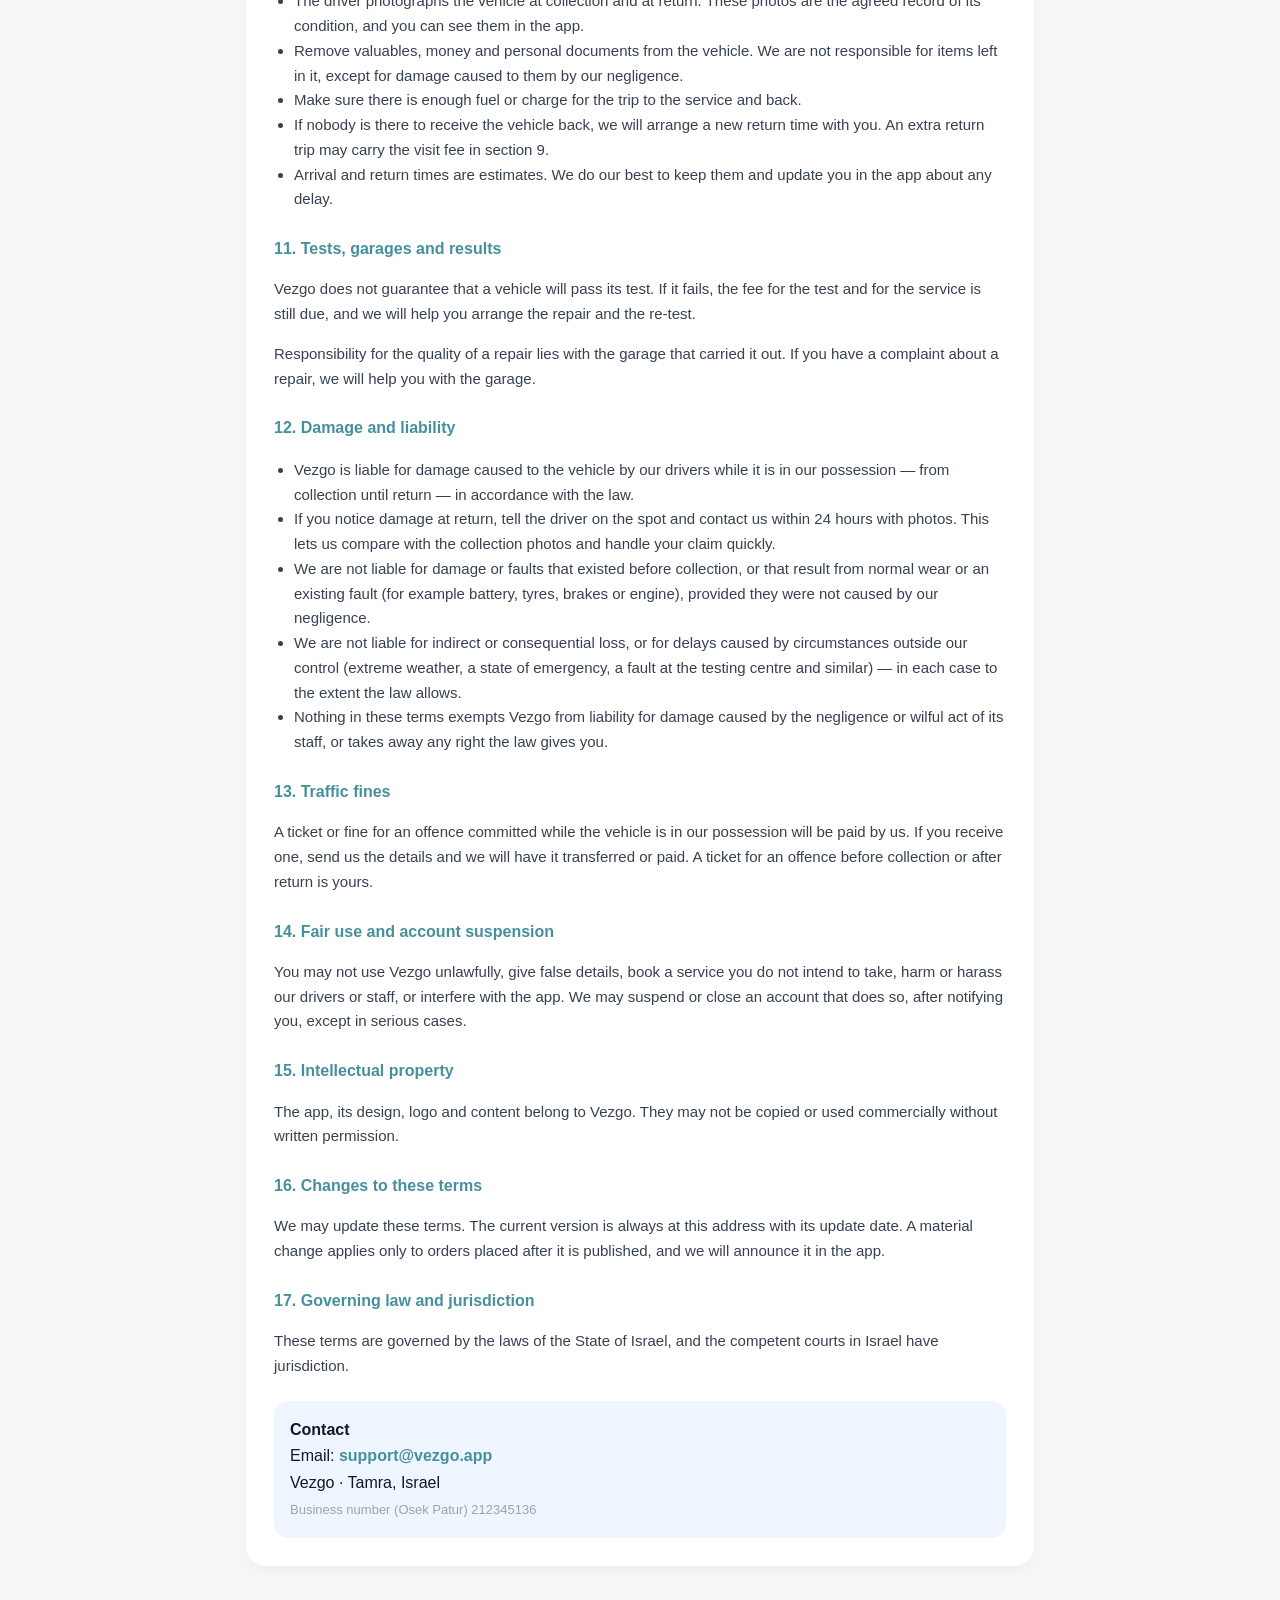
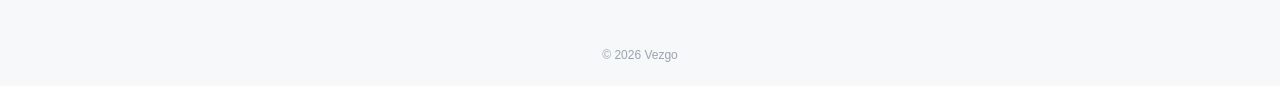
<file: terms.html>
<!DOCTYPE html>
<html lang="en">
<head>
<meta charset="utf-8">
<meta name="viewport" content="width=device-width,initial-scale=1">
<title>Vezgo — Terms of Service | תנאי שימוש | شروط الاستخدام</title>
<link rel="stylesheet" href="style.css">
</head>
<body>

<header>
  <div class="logo">Vezgo</div>
  <p>Terms of Service · תנאי שימוש · شروط الاستخدام</p>
  <div class="nav">
    <a href="home.html">Home</a>
    <a href="index.html">Privacy</a>
    <a href="terms.html">Terms</a>
  </div>
</header>

<div class="wrap">
  <div class="tabs">
    <button class="active" onclick="show('en',this)">English</button>
    <button onclick="show('he',this)">עברית</button>
    <button onclick="show('ar',this)">العربية</button>
  </div>

  <section id="en" class="active" dir="ltr" lang="en">
    <div class="card">
      <h2>Terms of Service</h2>
      <div class="updated">Last updated: 13 November 2026</div>
      <p>These terms apply to your use of the Vezgo app and to every service booked through it. By creating an account, signing in or placing an order you accept these terms and the Privacy Policy. These terms are a translation; if the Hebrew version and a translation differ, the Hebrew version prevails.</p>

      <h3>1. Who we are</h3>
      <p>Vezgo is the trade name of a business operated by Osek Patur no. 212345136, Tamra, Israel ("Vezgo", "we").</p>
      <p>Contact: support@vezgo.app, or the chat in the app.</p>

      <h3>2. The service</h3>
      <p>Vezgo arranges vehicle services for you — the annual test, garage work, car wash and similar services — including collecting the vehicle from the address you choose and returning it.</p>
      <p>The test itself is carried out by a licensed testing centre and repairs by a garage. Testing centres and garages are independent businesses and are responsible for the work they perform.</p>
      <p>The service is available only inside the service area shown in the app, at the free times shown in it.</p>

      <h3>3. Account and eligibility</h3>
      <ul>
        <li>You must be 18 or older and either the owner of the vehicle or authorised by the owner to hand it over for service.</li>
        <li>You are responsible for everything done through your account. Keep your sign-in details private.</li>
        <li>One account per person. You may not open an account in someone else's name or with false details.</li>
      </ul>

      <h3>4. What you confirm with every order</h3>
      <p>With every order you confirm that:</p>
      <ul>
        <li>All the details you gave are correct and complete: name, phone, licence plate, vehicle type and the service requested.</li>
        <li>The address and the map location you chose are where the vehicle will actually be at collection time, and they are inside the service area.</li>
        <li>You own the vehicle or are authorised by its owner to hand it over, and nothing legally prevents you from doing so.</li>
        <li>The vehicle has a valid vehicle licence and valid compulsory insurance, and it is roadworthy.</li>
        <li>You told us in advance about any known fault that could affect driving it (brakes, steering, tyres, warning lights, leaks and similar).</li>
        <li>There are no prohibited or dangerous items, and no valuables, in the vehicle.</li>
      </ul>
      <p>Giving false or inaccurate details is a breach of these terms. The consequences are set out in sections 5 and 9.</p>

      <h3>5. Service area and collection location</h3>
      <p>The service is provided only at addresses inside the service area shown in the app. The service area is decided by the location pin on the map, not by the city name typed in.</p>
      <p>You may not pick a map location where the vehicle is not actually located — for example, to get inside the service area when the vehicle is outside it.</p>
      <p>If the driver arrives at the chosen location and the vehicle is not there, or it turns out the vehicle is outside the service area, the driver does not have to go elsewhere. The order is treated as a "failed visit" under section 9.</p>

      <h3>6. Orders, prices and offers</h3>
      <ul>
        <li>The price shown before payment is the final price of the order. Vezgo is an Osek Patur, so no VAT is charged.</li>
        <li>For garage work, the garage inspects the vehicle and sends a final price. No repair is done before you approve that price in the app.</li>
        <li>Offers and discounts apply for the period and on the conditions shown with them, and we may end an offer at any time. An offer that has ended does not apply to new orders, but an order paid while it ran is honoured.</li>
        <li>If a price is shown that is clearly wrong (for example a typing error), we will tell you and let you either accept the correct price or cancel with a full refund.</li>
        <li>An order is confirmed when payment is completed, or when our team confirms it for orders paid at collection.</li>
      </ul>

      <h3>7. Payment and receipts</h3>
      <p>Payment is processed by our payment provider, PayPlus. Vezgo never sees or stores your full card number. A legal receipt (issued through Morning / Green Invoice) is issued for every completed payment and sent to your email.</p>

      <h3>8. Cancelling an order</h3>
      <p>Your cancellation rights under the Israeli Consumer Protection Law are kept in full, and nothing in these terms reduces them.</p>
      <ul>
        <li>Cancelling within 14 days of ordering, and at least two days that are not rest days before the service date: full refund, less a cancellation fee of 5% of the price or ₪100, whichever is lower.</li>
        <li>Cancelling later, as long as no driver has left for the collection: the same fee only (5% or ₪100, whichever is lower).</li>
        <li>After the driver has left for the collection or arrived: cancellation is no longer free. The visit fee in section 9 applies.</li>
        <li>After the vehicle has been collected: the service can no longer be cancelled. Work already done and costs already incurred at the testing centre or garage are payable.</li>
      </ul>
      <p>Senior citizens (65+), people with disabilities and new immigrants have extended cancellation rights under section 14C1 of the Consumer Protection Law.</p>
      <p>How to cancel: in the app ("Request cancellation" on the order page), by email to support@vezgo.app, or in the chat. Refunds go to the card used for payment within 14 days of receiving the cancellation notice.</p>
      <p>If we cancel an order because we cannot provide the service, you get a full refund with no cancellation fee.</p>

      <h3>9. Failed visit (the driver arrived but could not collect)</h3>
      <p>A "failed visit" is when the driver arrives at the agreed time and cannot collect the vehicle for a reason on your side, for example:</p>
      <ul>
        <li>nobody is there to hand over the vehicle and keys, even 15 minutes after the agreed time and after we tried to call you;</li>
        <li>the vehicle is not at the chosen location, or the location given is wrong or outside the service area;</li>
        <li>the licence plate or vehicle type does not match the order;</li>
        <li>the vehicle has no valid vehicle licence or compulsory insurance, or cannot be driven safely;</li>
        <li>keys, a remote, or a document needed for the service is missing.</li>
      </ul>
      <p>In that case the order is cancelled and a visit fee of ₪50 (or the order price, if lower) is charged to cover the driver's trip and time. The rest of what you paid is refunded to you.</p>
      <p>The driver records the case (time, location, photo) and the record is kept with the order.</p>
      <p>In repeated cases, or where false details appear to have been given on purpose, we may suspend or close the account and claim the damage actually caused to us under the law.</p>

      <h3>10. Collection, hand-over and return</h3>
      <ul>
        <li>An adult must be present to hand over the vehicle and keys at the agreed time and place, and to receive it back.</li>
        <li>The driver photographs the vehicle at collection and at return. These photos are the agreed record of its condition, and you can see them in the app.</li>
        <li>Remove valuables, money and personal documents from the vehicle. We are not responsible for items left in it, except for damage caused to them by our negligence.</li>
        <li>Make sure there is enough fuel or charge for the trip to the service and back.</li>
        <li>If nobody is there to receive the vehicle back, we will arrange a new return time with you. An extra return trip may carry the visit fee in section 9.</li>
        <li>Arrival and return times are estimates. We do our best to keep them and update you in the app about any delay.</li>
      </ul>

      <h3>11. Tests, garages and results</h3>
      <p>Vezgo does not guarantee that a vehicle will pass its test. If it fails, the fee for the test and for the service is still due, and we will help you arrange the repair and the re-test.</p>
      <p>Responsibility for the quality of a repair lies with the garage that carried it out. If you have a complaint about a repair, we will help you with the garage.</p>

      <h3>12. Damage and liability</h3>
      <ul>
        <li>Vezgo is liable for damage caused to the vehicle by our drivers while it is in our possession — from collection until return — in accordance with the law.</li>
        <li>If you notice damage at return, tell the driver on the spot and contact us within 24 hours with photos. This lets us compare with the collection photos and handle your claim quickly.</li>
        <li>We are not liable for damage or faults that existed before collection, or that result from normal wear or an existing fault (for example battery, tyres, brakes or engine), provided they were not caused by our negligence.</li>
        <li>We are not liable for indirect or consequential loss, or for delays caused by circumstances outside our control (extreme weather, a state of emergency, a fault at the testing centre and similar) — in each case to the extent the law allows.</li>
        <li>Nothing in these terms exempts Vezgo from liability for damage caused by the negligence or wilful act of its staff, or takes away any right the law gives you.</li>
      </ul>

      <h3>13. Traffic fines</h3>
      <p>A ticket or fine for an offence committed while the vehicle is in our possession will be paid by us. If you receive one, send us the details and we will have it transferred or paid. A ticket for an offence before collection or after return is yours.</p>

      <h3>14. Fair use and account suspension</h3>
      <p>You may not use Vezgo unlawfully, give false details, book a service you do not intend to take, harm or harass our drivers or staff, or interfere with the app. We may suspend or close an account that does so, after notifying you, except in serious cases.</p>

      <h3>15. Intellectual property</h3>
      <p>The app, its design, logo and content belong to Vezgo. They may not be copied or used commercially without written permission.</p>

      <h3>16. Changes to these terms</h3>
      <p>We may update these terms. The current version is always at this address with its update date. A material change applies only to orders placed after it is published, and we will announce it in the app.</p>

      <h3>17. Governing law and jurisdiction</h3>
      <p>These terms are governed by the laws of the State of Israel, and the competent courts in Israel have jurisdiction.</p>

      <div class="contact">
        <strong>Contact</strong><br>
        Email: <a href="mailto:support@vezgo.app">support@vezgo.app</a><br>
        Vezgo · Tamra, Israel<br>
        <span style="color:#9ca3af;font-size:13px">Business number (Osek Patur) 212345136</span>
      </div>
    </div>
  </section>
  <section id="he" dir="rtl" lang="he">
    <div class="card">
      <h2>תנאי שימוש</h2>
      <div class="updated">עודכן לאחרונה: 13 בנובמבר 2026</div>
      <p>תנאים אלה חלים על השימוש באפליקציית Vezgo ועל כל שירות שמוזמן דרכה. פתיחת חשבון, התחברות או ביצוע הזמנה מהווים הסכמה לתנאים אלה ולמדיניות הפרטיות. התנאים מנוסחים בלשון זכר מטעמי נוחות בלבד ומתייחסים לכל המגדרים. במקרה של סתירה בין הנוסח העברי לבין התרגומים, הנוסח העברי קובע.</p>

      <h3>1. מי אנחנו</h3>
      <p>Vezgo הוא שם מסחרי של עסק המופעל על ידי עוסק פטור מס׳ 212345136, טמרה, ישראל (להלן: "Vezgo", "אנחנו").</p>
      <p>פניות: support@vezgo.app, או דרך הצ'אט באפליקציה.</p>

      <h3>2. השירות</h3>
      <p>Vezgo מתאמת עבורך שירותי רכב — טסט שנתי, שירותי מוסך, שטיפת רכב ושירותים דומים — כולל איסוף הרכב מהכתובת שבחרת והחזרתו.</p>
      <p>הטסט עצמו מתבצע במכון רישוי מורשה, והתיקונים מתבצעים במוסך. מכוני הרישוי והמוסכים הם גופים עצמאיים, והם האחראים לעבודה שהם מבצעים.</p>
      <p>השירות ניתן רק באזור השירות שמוצג באפליקציה, ובמועדים הפנויים שמוצגים בה.</p>

      <h3>3. חשבון וכשירות</h3>
      <ul>
        <li>עליך להיות בן 18 ומעלה, בעל רישיון נהיגה או בעל הרכב, או מורשה מטעם בעל הרכב למסור אותו לשירות.</li>
        <li>אתה אחראי לכל פעולה שנעשית בחשבונך. שמור על פרטי ההתחברות שלך.</li>
        <li>חשבון אחד לכל אדם. אסור לפתוח חשבון בשם אדם אחר או בפרטים כוזבים.</li>
      </ul>

      <h3>4. ההצהרות שלך בכל הזמנה</h3>
      <p>בכל הזמנה אתה מצהיר ומתחייב ש:</p>
      <ul>
        <li>כל הפרטים שמסרת נכונים ומלאים: שם, טלפון, מספר רישוי, סוג הרכב והשירות המבוקש.</li>
        <li>הכתובת ונקודת המיקום שבחרת במפה הן המקום האמיתי שבו יימצא הרכב במועד האיסוף, ושהן נמצאות בתוך אזור השירות.</li>
        <li>אתה בעל הרכב או מורשה על ידו למסור אותו, ואין מניעה חוקית למסור אותו.</li>
        <li>לרכב רישיון רכב בתוקף וביטוח חובה בתוקף, והוא כשיר לנסיעה בדרך.</li>
        <li>סיפרת לנו מראש על כל תקלה ידועה שעלולה להשפיע על הנסיעה (בלמים, היגוי, צמיגים, נורות אזהרה, נזילות וכדומה).</li>
        <li>אין ברכב חפצים אסורים, מסוכנים או חפצי ערך.</li>
      </ul>
      <p>מסירת פרט כוזב או לא מדויק היא הפרה של התנאים האלה. התוצאות מפורטות בסעיפים 5 ו-9.</p>

      <h3>5. אזור השירות ומיקום האיסוף</h3>
      <p>השירות ניתן רק בכתובות שנמצאות בתוך אזור השירות שמוצג באפליקציה. אזור השירות נקבע לפי נקודת המיקום במפה, ולא לפי שם העיר שנכתב.</p>
      <p>אסור לבחור במפה מיקום שאינו המקום האמיתי של הרכב, למשל כדי להיכנס לאזור השירות כשהרכב נמצא מחוצה לו.</p>
      <p>אם הנהג מגיע למיקום שנבחר והרכב אינו שם, או שמתברר שהרכב נמצא מחוץ לאזור השירות — הנהג אינו חייב לנסוע למקום אחר. ההזמנה תיחשב "ביקור שלא צלח" לפי סעיף 9.</p>

      <h3>6. הזמנות, מחירים ומבצעים</h3>
      <ul>
        <li>המחיר שמוצג לפני התשלום הוא המחיר הסופי של ההזמנה. Vezgo הוא עוסק פטור, ולכן לא נגבה מע"מ.</li>
        <li>בעבודות מוסך, המוסך בודק את הרכב ושולח מחיר סופי. שום תיקון לא מתבצע לפני שאישרת את המחיר באפליקציה.</li>
        <li>מבצעים והנחות תקפים לתקופה ולתנאים שמוצגים בהם, ואנו רשאים לסיים מבצע בכל עת. מבצע שהסתיים לא יחול על הזמנות חדשות, אך הזמנה ששולמה במהלכו תכובד.</li>
        <li>אם הוצג מחיר שגוי באופן ברור (למשל טעות הקלדה), נודיע לך ונאפשר לך לאשר את המחיר הנכון או לבטל ולקבל החזר מלא.</li>
        <li>ההזמנה מאושרת עם השלמת התשלום, או עם אישור הצוות בהזמנות שמשולמות במועד האיסוף.</li>
      </ul>

      <h3>7. תשלום וקבלות</h3>
      <p>התשלום מעובד על ידי ספק הסליקה PayPlus. Vezgo אינה רואה ואינה שומרת את מספר הכרטיס המלא. על כל תשלום שהושלם מופקת קבלה חוקית (באמצעות Morning / חשבונית ירוקה) ונשלחת לאימייל שלך.</p>

      <h3>8. ביטול הזמנה על ידך</h3>
      <p>זכויות הביטול שלך לפי חוק הגנת הצרכן נשמרות במלואן, ושום דבר בתנאים אלה אינו גורע מהן.</p>
      <ul>
        <li>ביטול בתוך 14 יום מביצוע ההזמנה, ולפחות יומיים שאינם ימי מנוחה לפני מועד השירות: תקבל החזר של כל הסכום, בניכוי דמי ביטול של 5% מהמחיר או 100 ₪ — הנמוך מביניהם.</li>
        <li>ביטול מאוחר יותר, כל עוד לא יצא נהג לאיסוף: אותם דמי ביטול בלבד (5% או 100 ₪, הנמוך).</li>
        <li>לאחר שהנהג יצא לאיסוף או הגיע למקום: לא ניתן לבטל בלי עלות. יחולו דמי ביקור כמפורט בסעיף 9.</li>
        <li>לאחר שהרכב נאסף: לא ניתן לבטל את השירות. עבודה שבוצעה ועלויות שנוצרו במכון הרישוי או במוסך ישולמו.</li>
      </ul>
      <p>אזרח ותיק (מגיל 65), אדם עם מוגבלות ועולה חדש זכאים לתנאי ביטול מורחבים לפי סעיף 14ג1 לחוק הגנת הצרכן.</p>
      <p>איך מבטלים: באפליקציה ("בקשת ביטול" בדף ההזמנה), באימייל support@vezgo.app, או בצ'אט. ההחזר יבוצע לכרטיס שבו שולם, תוך 14 יום מקבלת הודעת הביטול.</p>
      <p>אם אנחנו מבטלים הזמנה כי לא נוכל לספק את השירות — תקבל החזר מלא, ללא דמי ביטול.</p>

      <h3>9. ביקור שלא צלח (הנהג הגיע ולא ניתן היה לאסוף)</h3>
      <p>"ביקור שלא צלח" הוא מקרה שבו הנהג הגיע במועד שנקבע ולא ניתן היה לאסוף את הרכב בגלל סיבה שתלויה בך, למשל:</p>
      <ul>
        <li>אף אחד לא היה במקום למסור את הרכב והמפתחות, גם 15 דקות לאחר המועד ולאחר ניסיון ליצור קשר בטלפון;</li>
        <li>הרכב לא היה במיקום שנבחר, או שהמיקום שנמסר אינו נכון או נמצא מחוץ לאזור השירות;</li>
        <li>מספר הרישוי או סוג הרכב אינם תואמים להזמנה;</li>
        <li>לרכב אין רישיון בתוקף או ביטוח חובה בתוקף, או שהוא אינו כשיר לנסיעה באופן בטוח;</li>
        <li>חסרים מפתחות, שלט, או מסמך שנדרש לשירות.</li>
      </ul>
      <p>במקרה כזה ההזמנה תבוטל, וייגבו ממך דמי ביקור בסך 50 ₪ (או מחיר ההזמנה, אם הוא נמוך יותר), כדי לכסות את עלות הנסיעה וזמן הנהג. כל יתרת הסכום ששילמת תוחזר לך.</p>
      <p>הנהג יתעד את המקרה (שעה, מיקום, תמונה) והתיעוד יישמר בהזמנה.</p>
      <p>במקרים חוזרים, או כשנראה שנמסרו פרטים כוזבים בכוונה, אנו רשאים להשעות או לסגור את החשבון, ולתבוע את הנזק שנגרם לנו בפועל לפי הדין.</p>

      <h3>10. איסוף, מסירה והחזרה</h3>
      <ul>
        <li>יש לוודא שנוכח אדם בגיר למסירת הרכב והמפתחות במועד ובמקום שנקבעו, ולקבלתו בחזרה.</li>
        <li>הנהג מצלם את מצב הרכב בעת האיסוף ובעת ההחזרה. תמונות אלה הן התיעוד המוסכם של מצב הרכב, ותוכל לראות אותן באפליקציה.</li>
        <li>הוצא מהרכב חפצי ערך, כסף ומסמכים אישיים. איננו אחראים לחפצים שנשארו ברכב, למעט נזק שנגרם להם ברשלנות שלנו.</li>
        <li>יש לוודא שיש ברכב מספיק דלק או טעינה לנסיעה אל השירות וממנו.</li>
        <li>אם אף אחד אינו נמצא במקום כדי לקבל את הרכב בחזרה, נתאם איתך מועד החזרה חדש. נסיעת החזרה נוספת עשויה להיות כרוכה בדמי ביקור לפי סעיף 9.</li>
        <li>זמני ההגעה וההחזרה הם הערכה. נעשה כל מאמץ לעמוד בהם ונעדכן אותך באפליקציה על כל עיכוב.</li>
      </ul>

      <h3>11. טסט, מוסכים ותוצאות</h3>
      <p>Vezgo אינה מתחייבת שהרכב יעבור את הטסט. אם הרכב לא עבר, התשלום עבור הטסט ועבור השירות עדיין חל, ונסייע לך לתאם תיקון וטסט חוזר.</p>
      <p>האחריות לאיכות התיקון חלה על המוסך שביצע אותו. אם יש לך טענה לגבי תיקון, נעזור לך מול המוסך.</p>

      <h3>12. נזקים ואחריות</h3>
      <ul>
        <li>Vezgo אחראית לנזק שנגרם לרכב על ידי הנהגים שלנו בזמן שהרכב בחזקתנו — מרגע האיסוף ועד ההחזרה — בהתאם לדין.</li>
        <li>אם גילית נזק בעת ההחזרה, ציין זאת לנהג במקום, ופנה אלינו תוך 24 שעות עם תמונות. כך נוכל להשוות לתמונות האיסוף ולטפל בפנייה במהירות.</li>
        <li>איננו אחראים לנזק או לתקלה שהיו ברכב לפני האיסוף, או שנובעים מבלאי רגיל או מתקלה קיימת (למשל מצבר, צמיגים, בלמים או מנוע), ובלבד שלא נגרמו ברשלנות שלנו.</li>
        <li>איננו אחראים לנזק עקיף או תוצאתי, ולעיכובים שנגרמו מנסיבות שאינן בשליטתנו (מזג אוויר קיצוני, מצב חירום, תקלה במכון הרישוי וכדומה) — הכל במידה שהדין מתיר.</li>
        <li>אין בתנאים אלה כדי לפטור את Vezgo מאחריות לנזק שנגרם ברשלנות או בזדון של עובדיה, או כדי לגרוע מזכות שהדין מקנה לך.</li>
      </ul>

      <h3>13. דוחות ועבירות תנועה</h3>
      <p>דוח או קנס שניתן על עבירה שבוצעה בזמן שהרכב בחזקתנו ישולם על ידינו. אם קיבלת דוח כזה, העבר אלינו את הפרטים ונטפל בהסבת הדוח או בתשלומו. דוח על עבירה שבוצעה לפני האיסוף או אחרי ההחזרה חל עליך.</p>

      <h3>14. שימוש הוגן והשעיית חשבון</h3>
      <p>אסור להשתמש ב-Vezgo באופן בלתי חוקי, למסור פרטים כוזבים, להזמין שירות שאין לך כוונה לקבל, לפגוע בנהגים או בצוות, להטריד, או לשבש את פעולת האפליקציה. אנו רשאים להשעות או לסגור חשבון שעושה כן, לאחר שנודיע על כך, למעט במקרים חמורים.</p>

      <h3>15. קניין רוחני</h3>
      <p>האפליקציה, העיצוב, הלוגו והתכנים שייכים ל-Vezgo. אין להעתיק או לעשות בהם שימוש מסחרי ללא אישור בכתב.</p>

      <h3>16. שינויים בתנאים</h3>
      <p>אנו עשויים לעדכן תנאים אלה. הגרסה העדכנית מופיעה תמיד בכתובת זו עם תאריך העדכון. שינוי מהותי יחול רק על הזמנות שיבוצעו לאחר פרסומו, ונודיע עליו באפליקציה.</p>

      <h3>17. הדין החל וסמכות שיפוט</h3>
      <p>על תנאים אלה חלים דיני מדינת ישראל, וסמכות השיפוט נתונה לבתי המשפט המוסמכים בישראל.</p>

      <div class="contact">
        <strong>יצירת קשר</strong><br>
        אימייל: <a href="mailto:support@vezgo.app">support@vezgo.app</a><br>
        Vezgo · טמרה, ישראל<br>
        <span style="color:#9ca3af;font-size:13px">עוסק פטור 212345136</span>
      </div>
    </div>
  </section>
  <section id="ar" dir="rtl" lang="ar">
    <div class="card">
      <h2>شروط الاستخدام</h2>
      <div class="updated">آخر تحديث: 13 تشرين الثاني/نوفمبر 2026</div>
      <p>تسري هذه الشروط على استخدامك لتطبيق Vezgo وعلى كل خدمة تُحجز من خلاله. إنشاء حساب أو تسجيل الدخول أو تقديم طلب يعني موافقتك على هذه الشروط وعلى سياسة الخصوصية. هذه الشروط ترجمة؛ وفي حال وجود اختلاف بين النص العبري والترجمة، يسري النص العبري.</p>

      <h3>1. من نحن</h3>
      <p>Vezgo هو الاسم التجاري لمصلحة يديرها عوسيك باطور رقم 212345136، طمرة، إسرائيل ("Vezgo"، "نحن").</p>
      <p>للتواصل: support@vezgo.app، أو عبر الدردشة في التطبيق.</p>

      <h3>2. الخدمة</h3>
      <p>ينسّق Vezgo لك خدمات المركبات — الفحص السنوي (التِست)، أعمال الكراج، غسيل السيارة وخدمات مشابهة — بما في ذلك استلام المركبة من العنوان الذي تختاره وإعادتها.</p>
      <p>يُجرى الفحص نفسه في مركز فحص مرخّص، وتُنفَّذ الإصلاحات في كراج. مراكز الفحص والكراجات جهات مستقلة، وهي المسؤولة عن العمل الذي تنفّذه.</p>
      <p>تُقدَّم الخدمة فقط داخل منطقة الخدمة الظاهرة في التطبيق، وفي المواعيد المتاحة الظاهرة فيه.</p>

      <h3>3. الحساب والأهلية</h3>
      <ul>
        <li>يجب أن يكون عمرك 18 عاماً فأكثر، وأن تكون مالك المركبة أو مخوّلاً من المالك بتسليمها للخدمة.</li>
        <li>أنت مسؤول عن كل ما يتم عبر حسابك. حافظ على سرّية بيانات الدخول.</li>
        <li>حساب واحد لكل شخص. لا يجوز فتح حساب باسم شخص آخر أو ببيانات كاذبة.</li>
      </ul>

      <h3>4. ما تؤكّده مع كل طلب</h3>
      <p>مع كل طلب، أنت تؤكّد أن:</p>
      <ul>
        <li>جميع البيانات التي قدّمتها صحيحة وكاملة: الاسم، الهاتف، رقم اللوحة، نوع المركبة والخدمة المطلوبة.</li>
        <li>العنوان والموقع الذي اخترته على الخريطة هما المكان الفعلي الذي ستكون فيه المركبة وقت الاستلام، وأنهما داخل منطقة الخدمة.</li>
        <li>أنت مالك المركبة أو مخوّل من مالكها بتسليمها، ولا يوجد مانع قانوني من ذلك.</li>
        <li>للمركبة رخصة سارية وتأمين إلزامي ساري المفعول، وهي صالحة للسير.</li>
        <li>أبلغتنا مسبقاً بأي عطل معروف قد يؤثّر على قيادتها (الفرامل، المقود، الإطارات، أضواء التحذير، التسريبات وما شابه).</li>
        <li>لا توجد في المركبة أغراض ممنوعة أو خطرة، ولا أغراض ثمينة.</li>
      </ul>
      <p>تقديم بيانات كاذبة أو غير دقيقة يُعدّ خرقاً لهذه الشروط. النتائج مفصّلة في البندين 5 و9.</p>

      <h3>5. منطقة الخدمة وموقع الاستلام</h3>
      <p>تُقدَّم الخدمة فقط في العناوين الواقعة داخل منطقة الخدمة الظاهرة في التطبيق. تُحدَّد منطقة الخدمة حسب نقطة الموقع على الخريطة، وليس حسب اسم المدينة المكتوب.</p>
      <p>لا يجوز اختيار موقع على الخريطة لا توجد فيه المركبة فعلاً — مثلاً للدخول إلى منطقة الخدمة بينما المركبة خارجها.</p>
      <p>إذا وصل السائق إلى الموقع المختار ولم تكن المركبة هناك، أو تبيّن أن المركبة خارج منطقة الخدمة، فالسائق غير ملزم بالتوجّه إلى مكان آخر. ويُعتبر الطلب "زيارة لم تنجح" وفق البند 9.</p>

      <h3>6. الطلبات والأسعار والعروض</h3>
      <ul>
        <li>السعر المعروض قبل الدفع هو السعر النهائي للطلب. Vezgo عوسيك باطور، لذلك لا تُحتسب ضريبة القيمة المضافة.</li>
        <li>في أعمال الكراج، يفحص الكراج المركبة ويرسل سعراً نهائياً. لا يُنفَّذ أي إصلاح قبل موافقتك على السعر في التطبيق.</li>
        <li>تسري العروض والخصومات للفترة وبالشروط المعروضة معها، ويحق لنا إنهاء أي عرض في أي وقت. العرض المنتهي لا يسري على الطلبات الجديدة، لكن الطلب المدفوع خلال العرض يُحترم.</li>
        <li>إذا ظهر سعر خاطئ بشكل واضح (مثل خطأ مطبعي)، سنبلغك ونتيح لك قبول السعر الصحيح أو الإلغاء مع استرداد كامل.</li>
        <li>يتأكّد الطلب عند إتمام الدفع، أو عند تأكيد فريقنا للطلبات التي تُدفع عند الاستلام.</li>
      </ul>

      <h3>7. الدفع والإيصالات</h3>
      <p>تتم معالجة الدفع عبر مزوّد الدفع PayPlus. لا يرى Vezgo رقم بطاقتك الكامل ولا يحتفظ به. يصدر إيصال قانوني (عبر Morning / الفاتورة الخضراء) عن كل دفعة مكتملة ويُرسل إلى بريدك الإلكتروني.</p>

      <h3>8. إلغاء الطلب من قِبلك</h3>
      <p>حقوقك في الإلغاء وفق قانون حماية المستهلك الإسرائيلي محفوظة بالكامل، ولا شيء في هذه الشروط ينتقص منها.</p>
      <ul>
        <li>الإلغاء خلال 14 يوماً من تقديم الطلب، وقبل يومين على الأقل ليسا يومَي راحة من موعد الخدمة: استرداد كامل المبلغ، بعد خصم رسوم إلغاء بنسبة 5% من السعر أو 100 ₪، أيّهما أقل.</li>
        <li>الإلغاء في وقت لاحق، طالما لم يخرج سائق للاستلام: نفس الرسوم فقط (5% أو 100 ₪، أيّهما أقل).</li>
        <li>بعد خروج السائق للاستلام أو وصوله: لا يعود الإلغاء مجانياً، وتُطبَّق رسوم الزيارة الواردة في البند 9.</li>
        <li>بعد استلام المركبة: لا يمكن إلغاء الخدمة. يُدفع مقابل العمل المنجز والتكاليف التي تكبّدناها في مركز الفحص أو الكراج.</li>
      </ul>
      <p>للمسنّين (65 عاماً فأكثر)، والأشخاص ذوي الإعاقة، والمهاجرين الجدد حقوق إلغاء موسّعة وفق البند 14ج1 من قانون حماية المستهلك.</p>
      <p>طريقة الإلغاء: في التطبيق ("طلب إلغاء" في صفحة الطلب)، أو عبر البريد support@vezgo.app، أو في الدردشة. يُعاد المبلغ إلى البطاقة التي تم الدفع بها خلال 14 يوماً من استلام إشعار الإلغاء.</p>
      <p>إذا ألغينا نحن الطلب لأننا لا نستطيع تقديم الخدمة، تحصل على استرداد كامل دون أي رسوم.</p>

      <h3>9. زيارة لم تنجح (وصل السائق ولم يتمكّن من الاستلام)</h3>
      <p>"الزيارة التي لم تنجح" هي حالة يصل فيها السائق في الموعد المتفق عليه ولا يتمكّن من استلام المركبة لسبب يعود إليك، مثلاً:</p>
      <ul>
        <li>لم يكن أحد موجوداً لتسليم المركبة والمفاتيح، حتى بعد 15 دقيقة من الموعد وبعد محاولة الاتصال بك؛</li>
        <li>لم تكن المركبة في الموقع المختار، أو كان الموقع خاطئاً أو خارج منطقة الخدمة؛</li>
        <li>رقم اللوحة أو نوع المركبة لا يطابقان الطلب؛</li>
        <li>المركبة بلا رخصة سارية أو تأمين إلزامي ساري، أو غير صالحة للقيادة بأمان؛</li>
        <li>المفاتيح أو جهاز التحكّم أو مستند مطلوب للخدمة غير موجود.</li>
      </ul>
      <p>في هذه الحالة يُلغى الطلب وتُحتسب رسوم زيارة بقيمة 50 ₪ (أو سعر الطلب إن كان أقل) لتغطية مشوار السائق ووقته. ويُعاد إليك باقي المبلغ الذي دفعته.</p>
      <p>يوثّق السائق الحالة (الوقت، الموقع، صورة) ويُحفظ التوثيق مع الطلب.</p>
      <p>في الحالات المتكرّرة، أو عندما يبدو أن بيانات كاذبة قُدّمت عمداً، يحق لنا تعليق الحساب أو إغلاقه والمطالبة بالضرر الفعلي الذي لحق بنا وفق القانون.</p>

      <h3>10. الاستلام والتسليم والإعادة</h3>
      <ul>
        <li>يجب حضور شخص بالغ لتسليم المركبة والمفاتيح في الموعد والمكان المتفق عليهما، ولاستلامها عند الإعادة.</li>
        <li>يصوّر السائق المركبة عند الاستلام وعند الإعادة. هذه الصور هي السجلّ المتّفق عليه لحالتها، ويمكنك رؤيتها في التطبيق.</li>
        <li>أخرج الأغراض الثمينة والمال والمستندات الشخصية من المركبة. لسنا مسؤولين عن الأغراض المتروكة فيها، إلا عن ضرر لحق بها بسبب إهمالنا.</li>
        <li>تأكّد من وجود وقود أو شحن كافٍ للذهاب إلى الخدمة والعودة.</li>
        <li>إذا لم يكن أحد موجوداً لاستلام المركبة عند الإعادة، سننسّق معك موعد إعادة جديداً. وقد تُحتسب رسوم الزيارة الواردة في البند 9 على مشوار الإعادة الإضافي.</li>
        <li>مواعيد الوصول والإعادة تقديرية. نبذل قصارى جهدنا للالتزام بها ونبلغك في التطبيق بأي تأخير.</li>
      </ul>

      <h3>11. الفحص والكراجات والنتائج</h3>
      <p>لا يضمن Vezgo نجاح المركبة في الفحص. إذا لم تنجح، تبقى رسوم الفحص والخدمة مستحقة، وسنساعدك في ترتيب الإصلاح والفحص المعاد.</p>
      <p>مسؤولية جودة الإصلاح تقع على الكراج الذي نفّذه. إذا كانت لديك شكوى بشأن إصلاح، سنساعدك أمام الكراج.</p>

      <h3>12. الأضرار والمسؤولية</h3>
      <ul>
        <li>يتحمّل Vezgo مسؤولية الضرر الذي يسبّبه سائقونا للمركبة أثناء وجودها في عهدتنا — من الاستلام حتى الإعادة — وفقاً للقانون.</li>
        <li>إذا لاحظت ضرراً عند الإعادة، أبلغ السائق في المكان وتواصل معنا خلال 24 ساعة مع صور. هكذا نستطيع مقارنتها بصور الاستلام ومعالجة طلبك بسرعة.</li>
        <li>لسنا مسؤولين عن أضرار أو أعطال كانت موجودة قبل الاستلام، أو ناتجة عن الاستهلاك العادي أو عن عطل قائم (مثل البطارية أو الإطارات أو الفرامل أو المحرّك)، ما لم تكن ناجمة عن إهمالنا.</li>
        <li>لسنا مسؤولين عن الأضرار غير المباشرة أو التبعية، ولا عن التأخير الناتج عن ظروف خارجة عن سيطرتنا (طقس قاسٍ، حالة طوارئ، عطل في مركز الفحص وما شابه) — وذلك بالقدر الذي يسمح به القانون.</li>
        <li>لا شيء في هذه الشروط يعفي Vezgo من المسؤولية عن ضرر ناتج عن إهمال موظفيه أو تعمّدهم، أو ينتقص من أي حق يمنحك إياه القانون.</li>
      </ul>

      <h3>13. المخالفات المرورية</h3>
      <p>المخالفة أو الغرامة على مخالفة ارتُكبت أثناء وجود المركبة في عهدتنا ندفعها نحن. إذا وصلتك مخالفة كهذه، أرسل لنا التفاصيل وسنتولّى تحويلها أو دفعها. أما المخالفة التي ارتُكبت قبل الاستلام أو بعد الإعادة فهي على مسؤوليتك.</p>

      <h3>14. الاستخدام العادل وتعليق الحساب</h3>
      <p>لا يجوز استخدام Vezgo بصورة غير قانونية، أو تقديم بيانات كاذبة، أو حجز خدمة لا تنوي الحصول عليها، أو الإساءة إلى السائقين أو الموظفين أو مضايقتهم، أو تعطيل عمل التطبيق. يحق لنا تعليق أو إغلاق الحساب الذي يفعل ذلك بعد إبلاغك، إلا في الحالات الخطيرة.</p>

      <h3>15. الملكية الفكرية</h3>
      <p>التطبيق وتصميمه وشعاره ومحتواه ملك لـ Vezgo. لا يجوز نسخها أو استخدامها تجارياً دون إذن خطّي.</p>

      <h3>16. التغييرات على الشروط</h3>
      <p>قد نحدّث هذه الشروط. النسخة الحالية موجودة دائماً على هذا العنوان مع تاريخ التحديث. التغيير الجوهري يسري فقط على الطلبات المقدّمة بعد نشره، وسنعلن عنه في التطبيق.</p>

      <h3>17. القانون الحاكم والاختصاص القضائي</h3>
      <p>تخضع هذه الشروط لقوانين دولة إسرائيل، وتختص بها المحاكم المختصة في إسرائيل.</p>

      <div class="contact">
        <strong>تواصل معنا</strong><br>
        البريد الإلكتروني: <a href="mailto:support@vezgo.app">support@vezgo.app</a><br>
        Vezgo · طمرة، إسرائيل<br>
        <span style="color:#9ca3af;font-size:13px">رقم العمل (عوسيك باطور) 212345136</span>
      </div>
    </div>
  </section>
</div>

<footer>© 2026 Vezgo</footer>

<script>
function show(id, btn){
  document.querySelectorAll('section').forEach(s=>s.classList.remove('active'));
  document.getElementById(id).classList.add('active');
  document.querySelectorAll('.tabs button').forEach(b=>b.classList.remove('active'));
  btn.classList.add('active');
}
// Open the tab named in the address (#he / #ar), e.g. from the app.
(function(){
  var id=(location.hash||'').slice(1);
  var i={en:0,he:1,ar:2}[id];
  if(i!==undefined){ show(id, document.querySelectorAll('.tabs button')[i]); setTimeout(function(){window.scrollTo(0,0);},0); }
})();
</script>
</body>
</html>
</file>
<file: style.css>
:root { --brand:#46909E; --ink:#111827; --muted:#6b7280; --line:#e5e7eb; }
*{box-sizing:border-box}
body{margin:0;background:#f7f8fa;color:var(--ink);
     font-family:-apple-system,Segoe UI,Roboto,Arial,sans-serif;line-height:1.65}
header{background:linear-gradient(135deg,#46909E,#35727E);color:#fff;padding:40px 20px;text-align:center}
header .logo{font-size:34px;font-weight:900;letter-spacing:-1px}
header p{margin:6px 0 0;opacity:.9;font-size:15px}
.wrap{max-width:820px;margin:-20px auto 60px;padding:0 16px}
.card{background:#fff;border-radius:20px;padding:28px;box-shadow:0 4px 20px rgba(0,0,0,.05);margin-bottom:20px}
.tabs{display:flex;gap:8px;justify-content:center;margin:24px 0;flex-wrap:wrap}
.tabs button{border:0;padding:10px 20px;border-radius:999px;cursor:pointer;
     font-weight:700;font-size:14px;background:#fff;color:var(--muted);
     box-shadow:0 2px 8px rgba(0,0,0,.06)}
.tabs button.active{background:var(--brand);color:#fff}
h2{font-size:22px;margin:0 0 6px}
h3{font-size:16px;margin:24px 0 6px;color:var(--brand)}
p,li{font-size:15px;color:#374151}
ul{padding-inline-start:20px}
.updated{color:var(--muted);font-size:13px;margin-bottom:18px}
.contact{background:#eff6ff;border-radius:14px;padding:16px;margin-top:22px}
.contact a{color:var(--brand);font-weight:700;text-decoration:none}
section{display:none}
section.active{display:block}
[dir="rtl"]{text-align:right}
footer{text-align:center;color:#9ca3af;font-size:12px;padding:20px}
.nav{display:flex;gap:10px;justify-content:center;margin-top:16px;flex-wrap:wrap}
.nav a{color:#fff;background:rgba(255,255,255,.18);padding:8px 16px;border-radius:999px;
       text-decoration:none;font-size:14px;font-weight:600}
.nav a:hover{background:rgba(255,255,255,.3)}
.feat{display:grid;grid-template-columns:repeat(auto-fit,minmax(220px,1fr));gap:14px;margin-top:8px}
.feat div{background:#f9fafb;border:1px solid var(--line);border-radius:14px;padding:16px}
.feat strong{display:block;color:var(--brand);margin-bottom:4px}
.store{display:flex;gap:10px;justify-content:center;flex-wrap:wrap;margin-top:18px}
.store a{background:var(--brand);color:#fff;text-decoration:none;font-weight:700;
         padding:12px 22px;border-radius:999px;font-size:15px}
</file>
